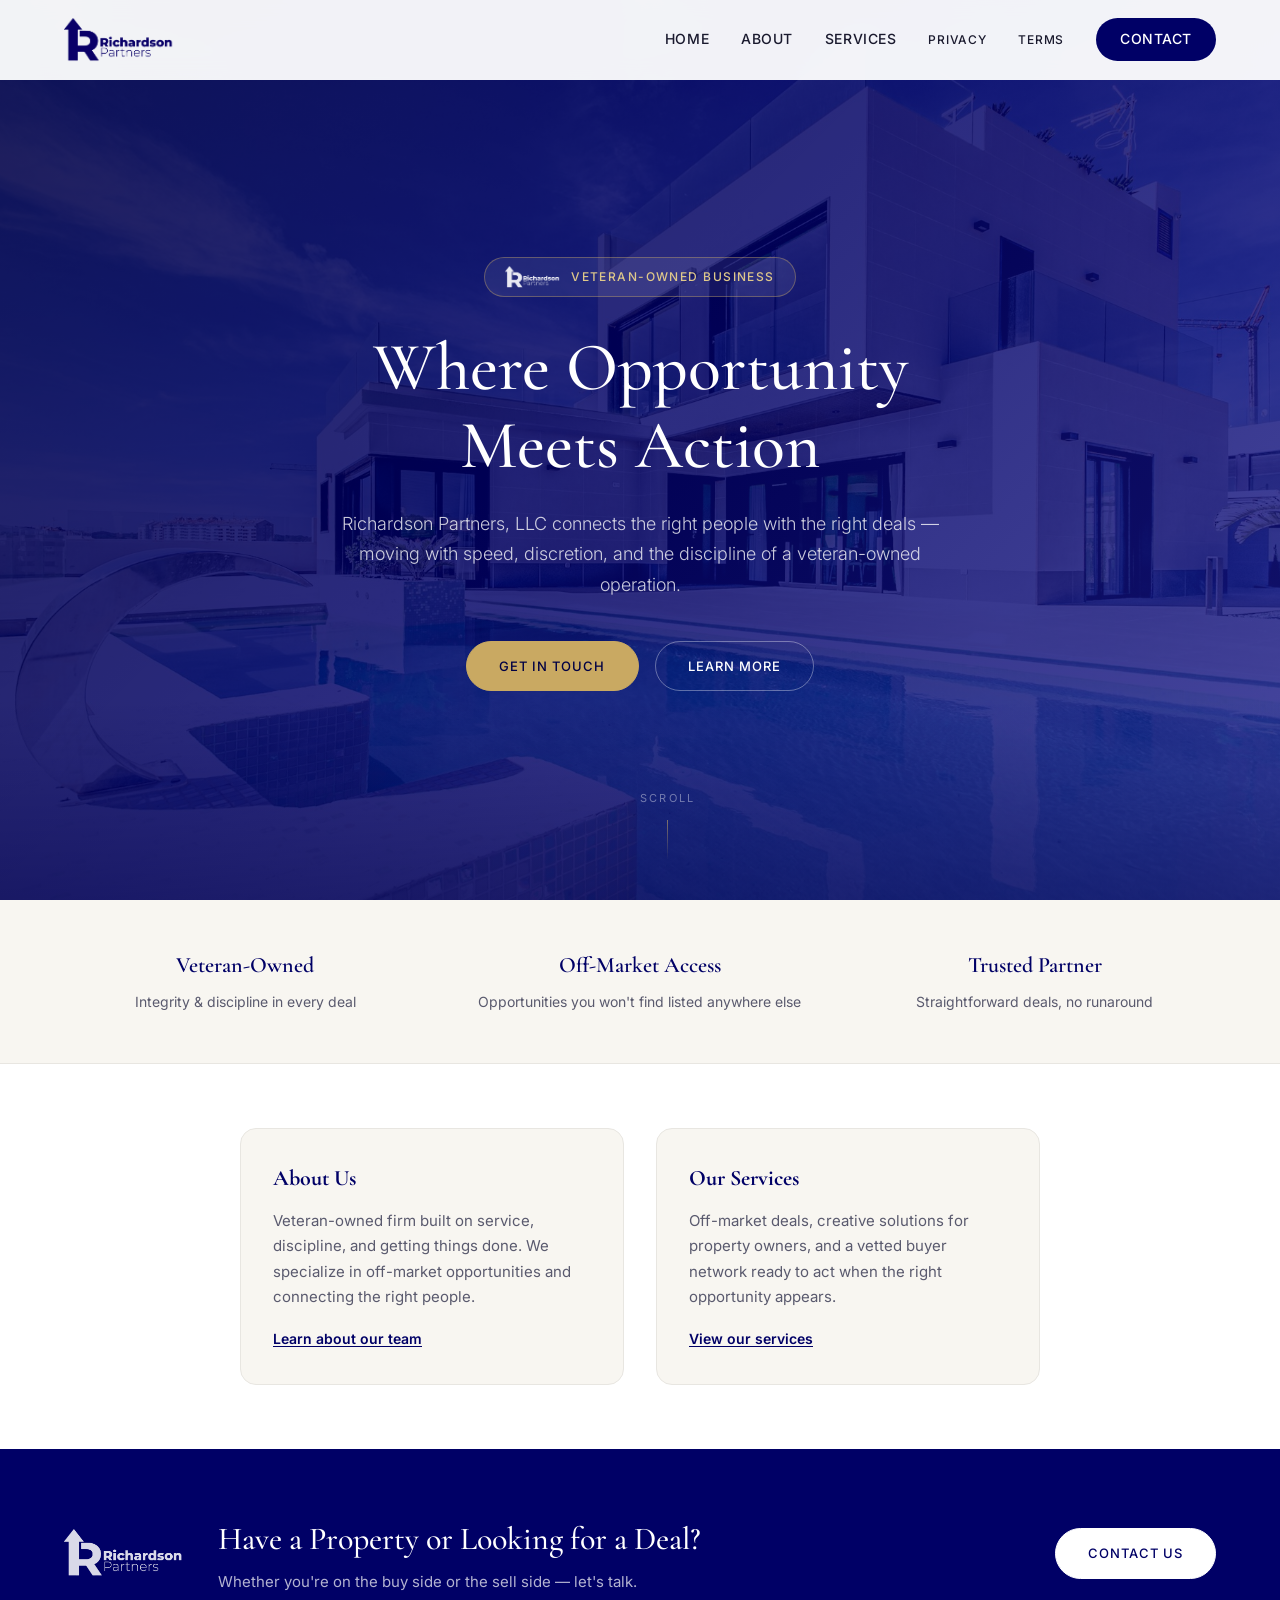
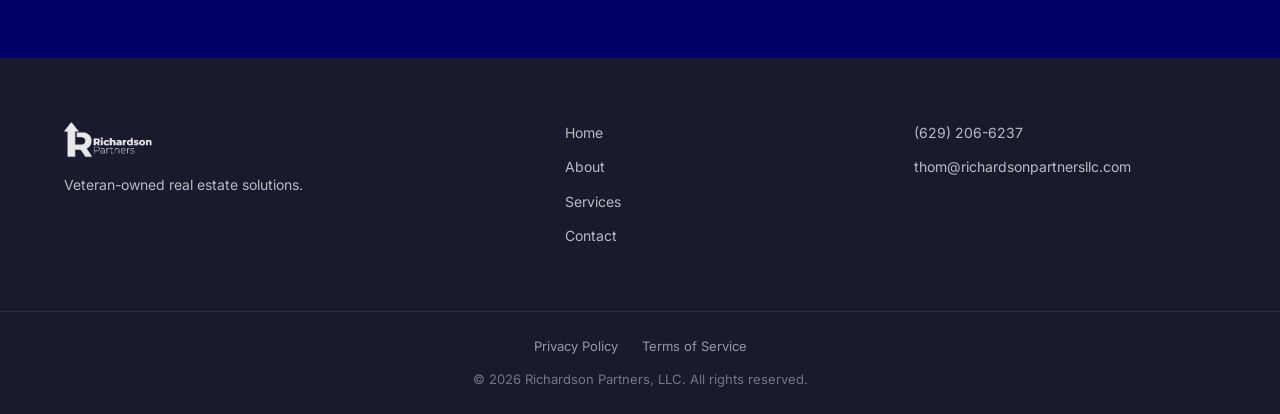
<file: index.html>
<!DOCTYPE html>
<html lang="en">
<head>
  <meta charset="UTF-8">
  <meta name="viewport" content="width=device-width, initial-scale=1.0">
  <meta name="description" content="Richardson Partners, LLC — Veteran-owned real estate solutions. Connecting opportunities, facilitating transactions, and delivering results with integrity.">
  <title>Richardson Partners, LLC</title>
  <link rel="icon" type="image/png" href="assets/logo.png">
  <link rel="preconnect" href="https://fonts.googleapis.com">
  <link rel="preconnect" href="https://fonts.gstatic.com" crossorigin>
  <link href="https://fonts.googleapis.com/css2?family=Cormorant+Garamond:ital,wght@0,400;0,500;0,600;0,700;1,400&family=Inter:wght@300;400;500;600&display=swap" rel="stylesheet">
  <link rel="stylesheet" href="styles.css">
</head>
<body>
  <header class="site-header" id="header">
    <div class="container header-inner">
      <a href="/" class="logo-link">
        <img src="assets/logo.png" alt="Richardson Partners, LLC" class="logo">
      </a>
      <button class="nav-toggle" aria-label="Toggle navigation" aria-expanded="false">
        <span></span>
        <span></span>
        <span></span>
      </button>
      <nav class="site-nav">
        <a href="/">Home</a>
        <a href="/about">About</a>
        <a href="/services">Services</a>
        <a href="/privacy-policy" class="nav-legal-link">Privacy</a>
        <a href="/terms-of-service" class="nav-legal-link">Terms</a>
        <a href="/contact" class="nav-cta">Contact</a>
      </nav>
    </div>
  </header>

  <main>
    <section class="hero" id="home">
      <div class="hero-bg"></div>
      <div class="container hero-content">
        <div class="hero-badge">
          <img src="assets/logo.png" alt="" class="hero-badge-icon" aria-hidden="true">
          <span>Veteran-Owned Business</span>
        </div>
        <h1>Where Opportunity<br>Meets Action</h1>
        <p class="hero-subtitle">
          Richardson Partners, LLC connects the right people with the right deals —
          moving with speed, discretion, and the discipline of a veteran-owned operation.
        </p>
        <div class="hero-actions">
          <a href="/contact" class="btn btn-primary">Get in Touch</a>
          <a href="/about" class="btn btn-outline">Learn More</a>
        </div>
      </div>
      <div class="hero-scroll">
        <span>Scroll</span>
        <div class="scroll-line"></div>
      </div>
    </section>

    <section class="stats-bar">
      <div class="container stats-grid">
        <div class="stat">
          <span class="stat-label">Veteran-Owned</span>
          <span class="stat-desc">Integrity &amp; discipline in every deal</span>
        </div>
        <div class="stat">
          <span class="stat-label">Off-Market Access</span>
          <span class="stat-desc">Opportunities you won't find listed anywhere else</span>
        </div>
        <div class="stat">
          <span class="stat-label">Trusted Partner</span>
          <span class="stat-desc">Straightforward deals, no runaround</span>
        </div>
      </div>
    </section>

    <section class="home-preview">
      <div class="container">
        <div class="home-preview-grid">
          <div class="home-preview-card">
            <h3>About Us</h3>
            <p>
              Veteran-owned firm built on service, discipline, and getting things done.
              We specialize in off-market opportunities and connecting the right people.
            </p>
            <a href="/about">Learn about our team</a>
          </div>
          <div class="home-preview-card">
            <h3>Our Services</h3>
            <p>
              Off-market deals, creative solutions for property owners, and a vetted buyer
              network ready to act when the right opportunity appears.
            </p>
            <a href="/services">View our services</a>
          </div>
        </div>
      </div>
    </section>

    <section class="cta-banner">
      <div class="container cta-inner">
        <img src="assets/logo.png" alt="" class="cta-icon" aria-hidden="true">
        <div>
          <h2>Have a Property or Looking for a Deal?</h2>
          <p>Whether you're on the buy side or the sell side — let's talk.</p>
        </div>
        <a href="/contact" class="btn btn-light">Contact Us</a>
      </div>
    </section>
  </main>

  <footer class="site-footer">
    <div class="container footer-inner">
      <div class="footer-brand">
        <img src="assets/logo.png" alt="Richardson Partners, LLC" class="footer-logo">
        <p>Veteran-owned real estate solutions.</p>
      </div>
      <div class="footer-links">
        <a href="/">Home</a>
        <a href="/about">About</a>
        <a href="/services">Services</a>
        <a href="/contact">Contact</a>
      </div>
      <div class="footer-contact">
        <a href="tel:+16292066237">(629) 206-6237</a>
        <a href="mailto:thom@richardsonpartnersllc.com">thom@richardsonpartnersllc.com</a>
      </div>
    </div>
    <div class="footer-bottom">
      <div class="container">
        <nav class="footer-legal" aria-label="Legal">
          <a href="/privacy-policy">Privacy Policy</a>
          <a href="/terms-of-service">Terms of Service</a>
        </nav>
        <p>&copy; 2026 Richardson Partners, LLC. All rights reserved.</p>
      </div>
    </div>
  </footer>

  <script src="script.js"></script>
</body>
</html>
</file>
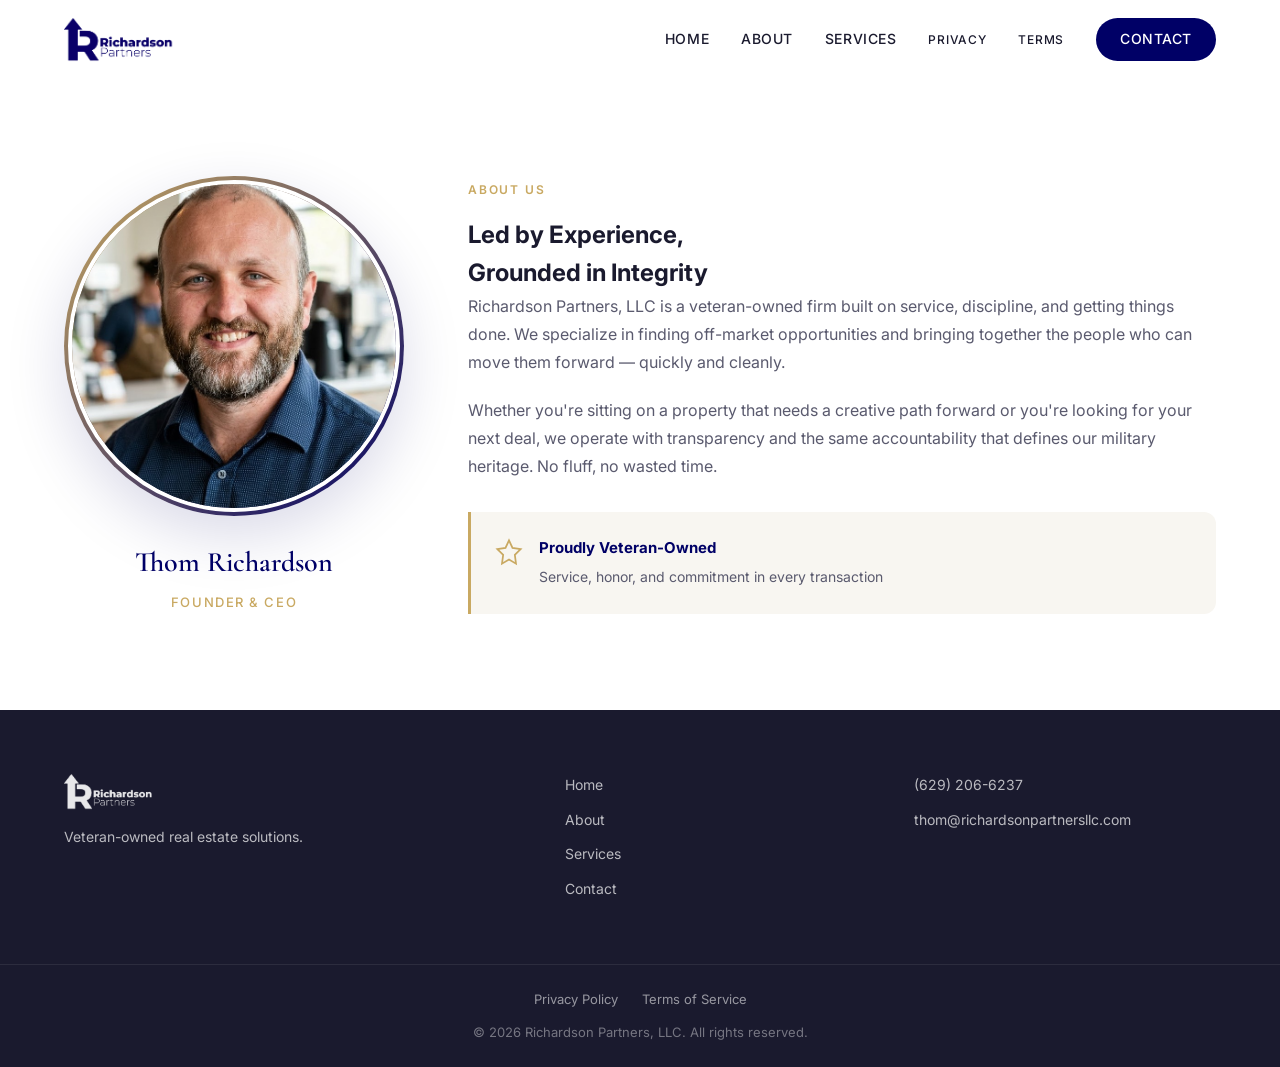
<file: about/index.html>
<!DOCTYPE html>
<html lang="en">
<head>
  <meta charset="UTF-8">
  <meta name="viewport" content="width=device-width, initial-scale=1.0">
  <meta name="description" content="About Richardson Partners, LLC — Veteran-owned real estate solutions.">
  <title>About Us | Richardson Partners, LLC</title>
  <link rel="icon" type="image/png" href="../assets/logo.png">
  <link rel="preconnect" href="https://fonts.googleapis.com">
  <link rel="preconnect" href="https://fonts.gstatic.com" crossorigin>
  <link href="https://fonts.googleapis.com/css2?family=Cormorant+Garamond:ital,wght@0,400;0,500;0,600;0,700;1,400&family=Inter:wght@300;400;500;600&display=swap" rel="stylesheet">
  <link rel="stylesheet" href="../styles.css">
</head>
<body>
  <header class="site-header scrolled" id="header">
    <div class="container header-inner">
      <a href="/" class="logo-link">
        <img src="../assets/logo.png" alt="Richardson Partners, LLC" class="logo">
      </a>
      <button class="nav-toggle" aria-label="Toggle navigation" aria-expanded="false">
        <span></span>
        <span></span>
        <span></span>
      </button>
      <nav class="site-nav">
        <a href="/">Home</a>
        <a href="/about">About</a>
        <a href="/services">Services</a>
        <a href="/privacy-policy" class="nav-legal-link">Privacy</a>
        <a href="/terms-of-service" class="nav-legal-link">Terms</a>
        <a href="/contact" class="nav-cta">Contact</a>
      </nav>
    </div>
  </header>

  <main class="page-main">
    <section class="about section">
      <div class="container about-grid">
        <div class="about-profile">
          <div class="about-avatar">
            <img src="../assets/thom.jpg" alt="Thom Richardson">
          </div>
          <div class="about-identity">
            <h3>Thom Richardson</h3>
            <span class="about-title">Founder &amp; CEO</span>
          </div>
        </div>
        <div class="about-content">
          <span class="section-label">About Us</span>
          <h1>Led by Experience,<br>Grounded in Integrity</h1>
          <p>
            Richardson Partners, LLC is a veteran-owned firm built on service, discipline,
            and getting things done. We specialize in finding off-market opportunities and
            bringing together the people who can move them forward — quickly and cleanly.
          </p>
          <p>
            Whether you're sitting on a property that needs a creative path forward or
            you're looking for your next deal, we operate with transparency and the same
            accountability that defines our military heritage. No fluff, no wasted time.
          </p>
          <div class="veteran-badge">
            <svg viewBox="0 0 24 24" fill="none" stroke="currentColor" stroke-width="1.5" aria-hidden="true">
              <path d="M12 2L15 8.5L22 9.5L17 14.5L18 22L12 18.5L6 22L7 14.5L2 9.5L9 8.5L12 2Z"/>
            </svg>
            <div>
              <strong>Proudly Veteran-Owned</strong>
              <span>Service, honor, and commitment in every transaction</span>
            </div>
          </div>
        </div>
      </div>
    </section>
  </main>

  <footer class="site-footer">
    <div class="container footer-inner">
      <div class="footer-brand">
        <img src="../assets/logo.png" alt="Richardson Partners, LLC" class="footer-logo">
        <p>Veteran-owned real estate solutions.</p>
      </div>
      <div class="footer-links">
        <a href="/">Home</a>
        <a href="/about">About</a>
        <a href="/services">Services</a>
        <a href="/contact">Contact</a>
      </div>
      <div class="footer-contact">
        <a href="tel:+16292066237">(629) 206-6237</a>
        <a href="mailto:thom@richardsonpartnersllc.com">thom@richardsonpartnersllc.com</a>
      </div>
    </div>
    <div class="footer-bottom">
      <div class="container">
        <nav class="footer-legal" aria-label="Legal">
          <a href="/privacy-policy">Privacy Policy</a>
          <a href="/terms-of-service">Terms of Service</a>
        </nav>
        <p>&copy; 2026 Richardson Partners, LLC. All rights reserved.</p>
      </div>
    </div>
  </footer>

  <script src="../script.js"></script>
</body>
</html>
</file>
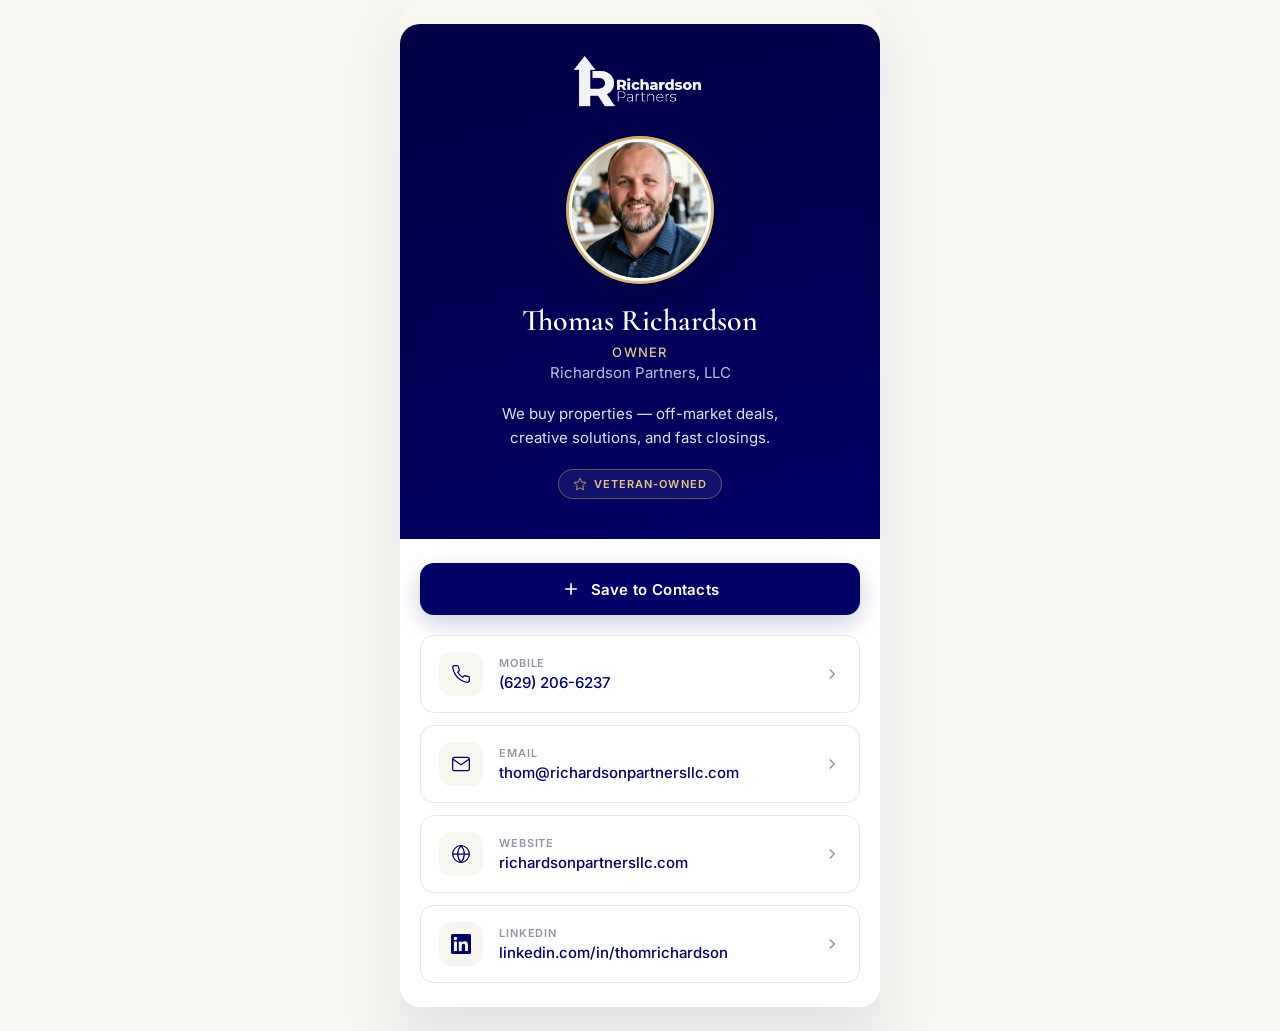
<file: contact-thom/index.html>
<!DOCTYPE html>
<html lang="en">
<head>
  <meta charset="UTF-8">
  <meta name="viewport" content="width=device-width, initial-scale=1.0, viewport-fit=cover">
  <meta name="description" content="Thomas Richardson — Richardson Partners, LLC. We buy properties. Connect by phone, email, or save my contact card.">
  <meta name="theme-color" content="#000066">
  <title>Thomas Richardson | Richardson Partners, LLC</title>
  <link rel="icon" type="image/png" href="../assets/logo.png">
  <link rel="preconnect" href="https://fonts.googleapis.com">
  <link rel="preconnect" href="https://fonts.gstatic.com" crossorigin>
  <link href="https://fonts.googleapis.com/css2?family=Cormorant+Garamond:wght@600&family=Inter:wght@400;500;600&display=swap" rel="stylesheet">
  <link rel="stylesheet" href="card.css">
</head>
<body>
  <main class="card-page">
    <header class="card-hero">
      <img src="../assets/logo.png" alt="Richardson Partners, LLC" class="card-logo">

      <div class="card-avatar">
        <img src="../assets/thom.jpg" alt="Thomas Richardson">
      </div>

      <h1 class="card-name">Thomas Richardson</h1>
      <p class="card-role">Owner</p>
      <p class="card-org">Richardson Partners, LLC</p>

      <p class="card-tagline">
        We buy properties — off-market deals, creative solutions, and fast closings.
      </p>

      <div class="card-badge">
        <svg viewBox="0 0 24 24" fill="none" stroke="currentColor" stroke-width="1.5" aria-hidden="true">
          <path d="M12 2L15 8.5L22 9.5L17 14.5L18 22L12 18.5L6 22L7 14.5L2 9.5L9 8.5L12 2Z"/>
        </svg>
        Veteran-Owned
      </div>
    </header>

    <div class="card-body">
      <a href="../assets/ThomasRichardson.vcf" class="save-contact" download="ThomasRichardson.vcf">
        <svg viewBox="0 0 24 24" fill="none" stroke="currentColor" stroke-width="2" aria-hidden="true">
          <path d="M12 5v14M5 12h14"/>
        </svg>
        Save to Contacts
      </a>

      <ul class="contact-actions">
        <li>
          <a href="tel:+16292066237" class="contact-action">
            <span class="contact-action-icon">
              <svg viewBox="0 0 24 24" fill="none" stroke="currentColor" stroke-width="1.5" aria-hidden="true">
                <path d="M22 16.92v3a2 2 0 01-2.18 2 19.79 19.79 0 01-8.63-3.07 19.5 19.5 0 01-6-6 19.79 19.79 0 01-3.07-8.67A2 2 0 014.11 2h3a2 2 0 012 1.72c.127.96.361 1.903.7 2.81a2 2 0 01-.45 2.11L8.09 9.91a16 16 0 006 6l1.27-1.27a2 2 0 012.11-.45c.907.339 1.85.573 2.81.7A2 2 0 0122 16.92z"/>
              </svg>
            </span>
            <span class="contact-action-text">
              <span class="contact-action-label">Mobile</span>
              <span class="contact-action-value">(629) 206-6237</span>
            </span>
            <svg class="contact-action-chevron" viewBox="0 0 24 24" fill="none" stroke="currentColor" stroke-width="2" aria-hidden="true">
              <path d="M9 18l6-6-6-6"/>
            </svg>
          </a>
        </li>
        <li>
          <a href="mailto:thom@richardsonpartnersllc.com" class="contact-action">
            <span class="contact-action-icon">
              <svg viewBox="0 0 24 24" fill="none" stroke="currentColor" stroke-width="1.5" aria-hidden="true">
                <path d="M4 4h16c1.1 0 2 .9 2 2v12c0 1.1-.9 2-2 2H4c-1.1 0-2-.9-2-2V6c0-1.1.9-2 2-2z"/>
                <path d="M22 6l-10 7L2 6"/>
              </svg>
            </span>
            <span class="contact-action-text">
              <span class="contact-action-label">Email</span>
              <span class="contact-action-value">thom@richardsonpartnersllc.com</span>
            </span>
            <svg class="contact-action-chevron" viewBox="0 0 24 24" fill="none" stroke="currentColor" stroke-width="2" aria-hidden="true">
              <path d="M9 18l6-6-6-6"/>
            </svg>
          </a>
        </li>
        <li>
          <a href="https://richardsonpartnersllc.com" class="contact-action">
            <span class="contact-action-icon">
              <svg viewBox="0 0 24 24" fill="none" stroke="currentColor" stroke-width="1.5" aria-hidden="true">
                <circle cx="12" cy="12" r="10"/>
                <path d="M2 12h20M12 2a15.3 15.3 0 014 10 15.3 15.3 0 01-4 10 15.3 15.3 0 01-4-10 15.3 15.3 0 014-10z"/>
              </svg>
            </span>
            <span class="contact-action-text">
              <span class="contact-action-label">Website</span>
              <span class="contact-action-value">richardsonpartnersllc.com</span>
            </span>
            <svg class="contact-action-chevron" viewBox="0 0 24 24" fill="none" stroke="currentColor" stroke-width="2" aria-hidden="true">
              <path d="M9 18l6-6-6-6"/>
            </svg>
          </a>
        </li>
        <li>
          <a href="https://www.linkedin.com/in/thomrichardson" class="contact-action" target="_blank" rel="noopener noreferrer">
            <span class="contact-action-icon">
              <svg viewBox="0 0 24 24" fill="currentColor" aria-hidden="true">
                <path d="M20.447 20.452h-3.554v-5.569c0-1.328-.027-3.037-1.852-3.037-1.853 0-2.136 1.445-2.136 2.939v5.667H9.351V9h3.414v1.561h.046c.477-.9 1.637-1.85 3.37-1.85 3.601 0 4.267 2.37 4.267 5.455v6.286zM5.337 7.433a2.062 2.062 0 01-2.063-2.065 2.064 2.064 0 114.126 0 2.063 2.063 0 01-2.063 2.065zm1.782 13.019H3.555V9h3.564v11.452zM22.225 0H1.771C.792 0 0 .774 0 1.729v20.542C0 23.227.792 24 1.771 24h20.451C23.2 24 24 23.227 24 22.271V1.729C24 .774 23.2 0 22.222 0h.003z"/>
              </svg>
            </span>
            <span class="contact-action-text">
              <span class="contact-action-label">LinkedIn</span>
              <span class="contact-action-value">linkedin.com/in/thomrichardson</span>
            </span>
            <svg class="contact-action-chevron" viewBox="0 0 24 24" fill="none" stroke="currentColor" stroke-width="2" aria-hidden="true">
              <path d="M9 18l6-6-6-6"/>
            </svg>
          </a>
        </li>
      </ul>
    </div>
  </main>
</body>
</html>
</file>
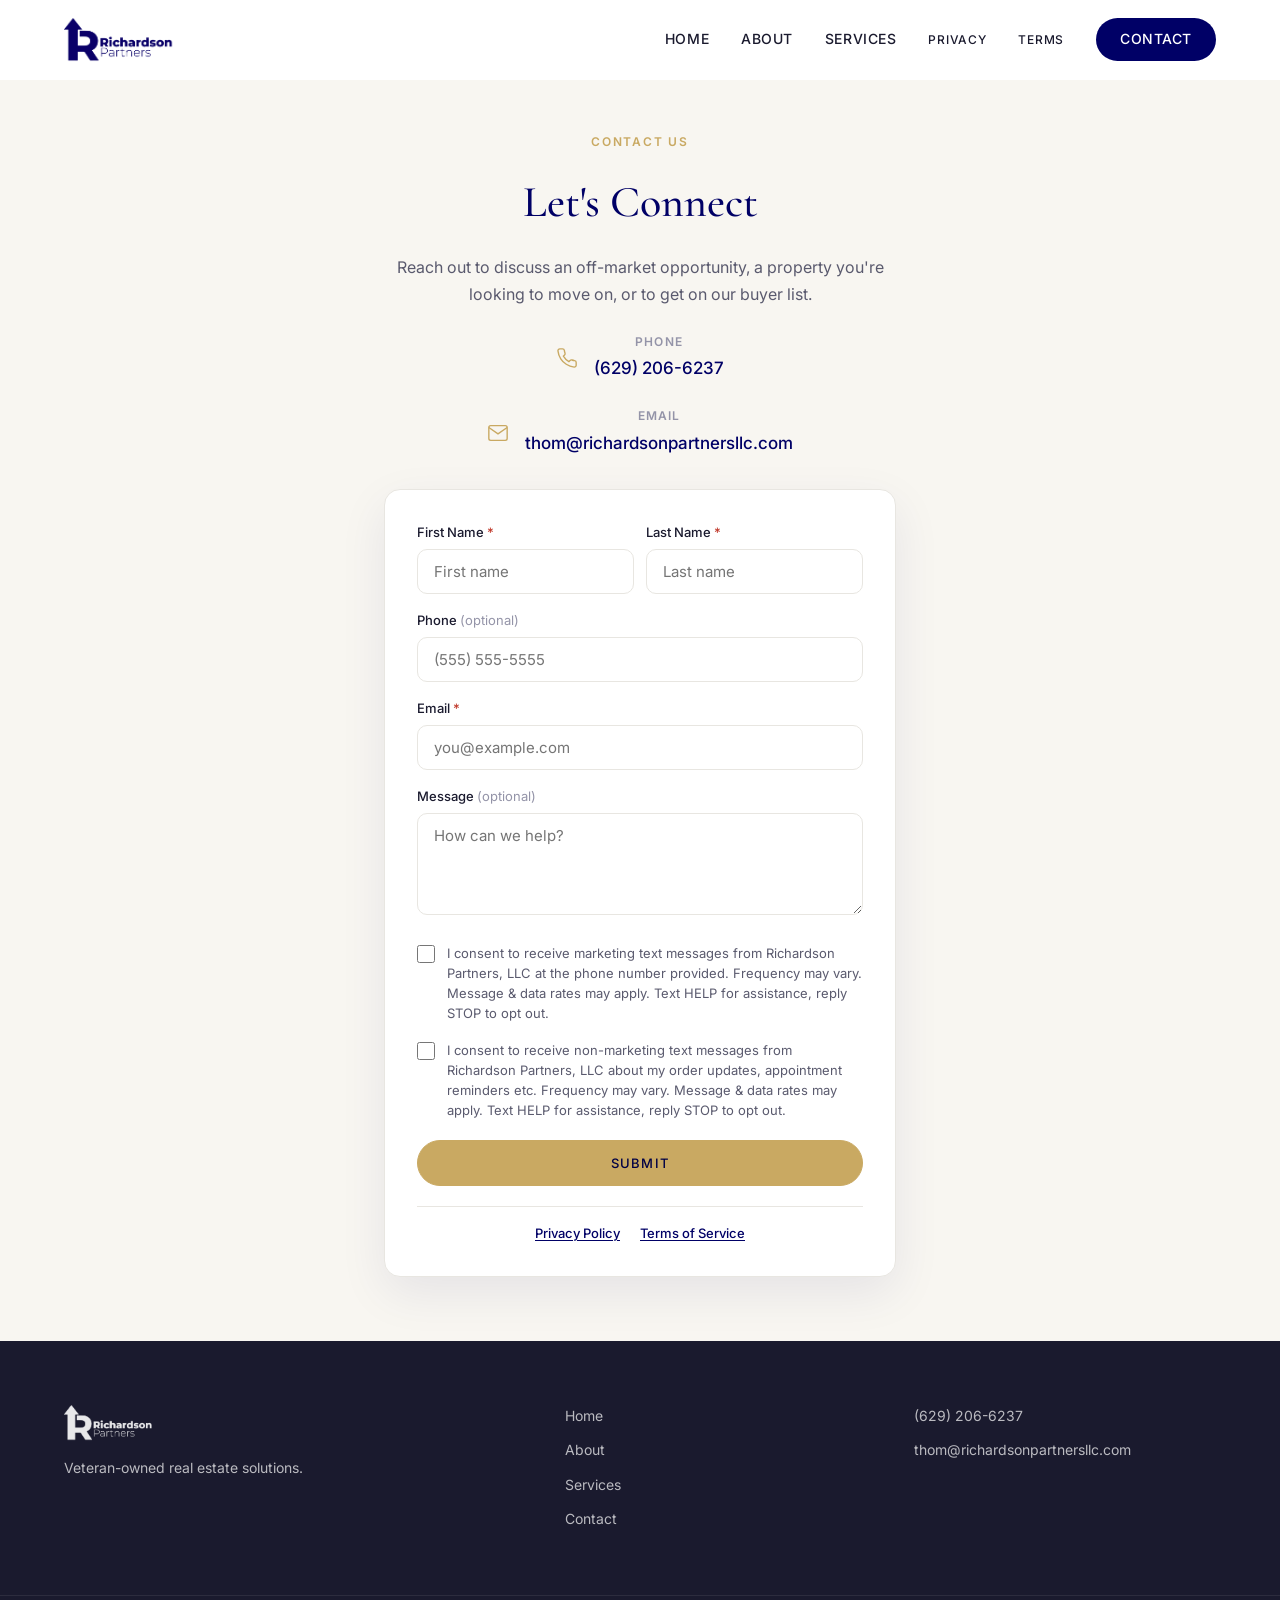
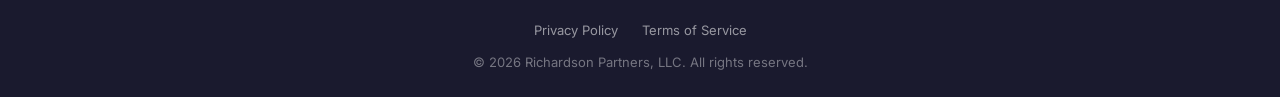
<file: contact/index.html>
<!DOCTYPE html>
<html lang="en">
<head>
  <meta charset="UTF-8">
  <meta name="viewport" content="width=device-width, initial-scale=1.0">
  <meta name="description" content="Contact Richardson Partners, LLC — Get in touch about property opportunities.">
  <title>Contact Us | Richardson Partners, LLC</title>
  <link rel="icon" type="image/png" href="../assets/logo.png">
  <link rel="preconnect" href="https://fonts.googleapis.com">
  <link rel="preconnect" href="https://fonts.gstatic.com" crossorigin>
  <link href="https://fonts.googleapis.com/css2?family=Cormorant+Garamond:ital,wght@0,400;0,500;0,600;0,700;1,400&family=Inter:wght@300;400;500;600&display=swap" rel="stylesheet">
  <link rel="stylesheet" href="../styles.css">
  <link rel="stylesheet" href="../form.css">
  <link rel="stylesheet" href="contact.css">
</head>
<body>
  <header class="site-header scrolled" id="header">
    <div class="container header-inner">
      <a href="/" class="logo-link">
        <img src="../assets/logo.png" alt="Richardson Partners, LLC" class="logo">
      </a>
      <button class="nav-toggle" aria-label="Toggle navigation" aria-expanded="false">
        <span></span>
        <span></span>
        <span></span>
      </button>
      <nav class="site-nav">
        <a href="/">Home</a>
        <a href="/about">About</a>
        <a href="/services">Services</a>
        <a href="/privacy-policy" class="nav-legal-link">Privacy</a>
        <a href="/terms-of-service" class="nav-legal-link">Terms</a>
        <a href="/contact" class="nav-cta">Contact</a>
      </nav>
    </div>
  </header>

  <main class="contact-page">
    <div class="container contact-page-inner">
      <div class="contact-page-intro">
        <span class="section-label">Contact Us</span>
        <h1>Let's Connect</h1>
        <p>
          Reach out to discuss an off-market opportunity, a property you're looking
          to move on, or to get on our buyer list.
        </p>
        <ul class="contact-details contact-details-inline">
          <li>
            <svg viewBox="0 0 24 24" fill="none" stroke="currentColor" stroke-width="1.5" aria-hidden="true">
              <path d="M22 16.92v3a2 2 0 01-2.18 2 19.79 19.79 0 01-8.63-3.07 19.5 19.5 0 01-6-6 19.79 19.79 0 01-3.07-8.67A2 2 0 014.11 2h3a2 2 0 012 1.72c.127.96.361 1.903.7 2.81a2 2 0 01-.45 2.11L8.09 9.91a16 16 0 006 6l1.27-1.27a2 2 0 012.11-.45c.907.339 1.85.573 2.81.7A2 2 0 0122 16.92z"/>
            </svg>
            <div>
              <span class="contact-label">Phone</span>
              <a href="tel:+16292066237">(629) 206-6237</a>
            </div>
          </li>
          <li>
            <svg viewBox="0 0 24 24" fill="none" stroke="currentColor" stroke-width="1.5" aria-hidden="true">
              <path d="M4 4h16c1.1 0 2 .9 2 2v12c0 1.1-.9 2-2 2H4c-1.1 0-2-.9-2-2V6c0-1.1.9-2 2-2z"/>
              <path d="M22 6l-10 7L2 6"/>
            </svg>
            <div>
              <span class="contact-label">Email</span>
              <a href="mailto:thom@richardsonpartnersllc.com">thom@richardsonpartnersllc.com</a>
            </div>
          </li>
        </ul>
      </div>

      <div class="form-success" id="form-success" hidden>
        <div class="form-success-icon" aria-hidden="true">
          <svg viewBox="0 0 24 24" fill="none" stroke="currentColor" stroke-width="2">
            <path d="M20 6L9 17l-5-5"/>
          </svg>
        </div>
        <h2>Thank You</h2>
        <p>Your message has been submitted successfully. We'll be in touch soon.</p>
      </div>

      <form class="contact-form" id="contact-form">
        <div class="form-row">
          <div class="form-group">
            <label for="first-name">First Name <span class="required">*</span></label>
            <input type="text" id="first-name" name="first-name" required placeholder="First name">
          </div>
          <div class="form-group">
            <label for="last-name">Last Name <span class="required">*</span></label>
            <input type="text" id="last-name" name="last-name" required placeholder="Last name">
          </div>
        </div>
        <div class="form-group">
          <label for="phone">Phone <span class="optional">(optional)</span></label>
          <input type="tel" id="phone" name="phone" placeholder="(555) 555-5555">
        </div>
        <div class="form-group">
          <label for="email">Email <span class="required">*</span></label>
          <input type="email" id="email" name="email" required placeholder="you@example.com">
        </div>
        <div class="form-group">
          <label for="message">Message <span class="optional">(optional)</span></label>
          <textarea id="message" name="message" rows="4" placeholder="How can we help?"></textarea>
        </div>
        <fieldset class="consent-group">
          <legend class="sr-only">SMS consent options</legend>
          <label class="consent-option">
            <input type="checkbox" id="consent-marketing" name="consent-marketing">
            <span>
              I consent to receive marketing text messages from Richardson Partners, LLC at the phone
              number provided. Frequency may vary. Message &amp; data rates may apply. Text HELP for
              assistance, reply STOP to opt out.
            </span>
          </label>
          <label class="consent-option">
            <input type="checkbox" id="consent-non-marketing" name="consent-non-marketing">
            <span>
              I consent to receive non-marketing text messages from Richardson Partners, LLC about my
              order updates, appointment reminders etc. Frequency may vary. Message &amp; data rates may
              apply. Text HELP for assistance, reply STOP to opt out.
            </span>
          </label>
        </fieldset>
        <button type="submit" class="btn btn-primary form-submit">Submit</button>
        <nav class="form-legal" aria-label="Legal">
          <a href="/privacy-policy">Privacy Policy</a>
          <a href="/terms-of-service">Terms of Service</a>
        </nav>
      </form>
    </div>
  </main>

  <footer class="site-footer">
    <div class="container footer-inner">
      <div class="footer-brand">
        <img src="../assets/logo.png" alt="Richardson Partners, LLC" class="footer-logo">
        <p>Veteran-owned real estate solutions.</p>
      </div>
      <div class="footer-links">
        <a href="/">Home</a>
        <a href="/about">About</a>
        <a href="/services">Services</a>
        <a href="/contact">Contact</a>
      </div>
      <div class="footer-contact">
        <a href="tel:+16292066237">(629) 206-6237</a>
        <a href="mailto:thom@richardsonpartnersllc.com">thom@richardsonpartnersllc.com</a>
      </div>
    </div>
    <div class="footer-bottom">
      <div class="container">
        <nav class="footer-legal" aria-label="Legal">
          <a href="/privacy-policy">Privacy Policy</a>
          <a href="/terms-of-service">Terms of Service</a>
        </nav>
        <p>&copy; 2026 Richardson Partners, LLC. All rights reserved.</p>
      </div>
    </div>
  </footer>

  <script src="../script.js"></script>
  <script src="../form.js"></script>
</body>
</html>
</file>
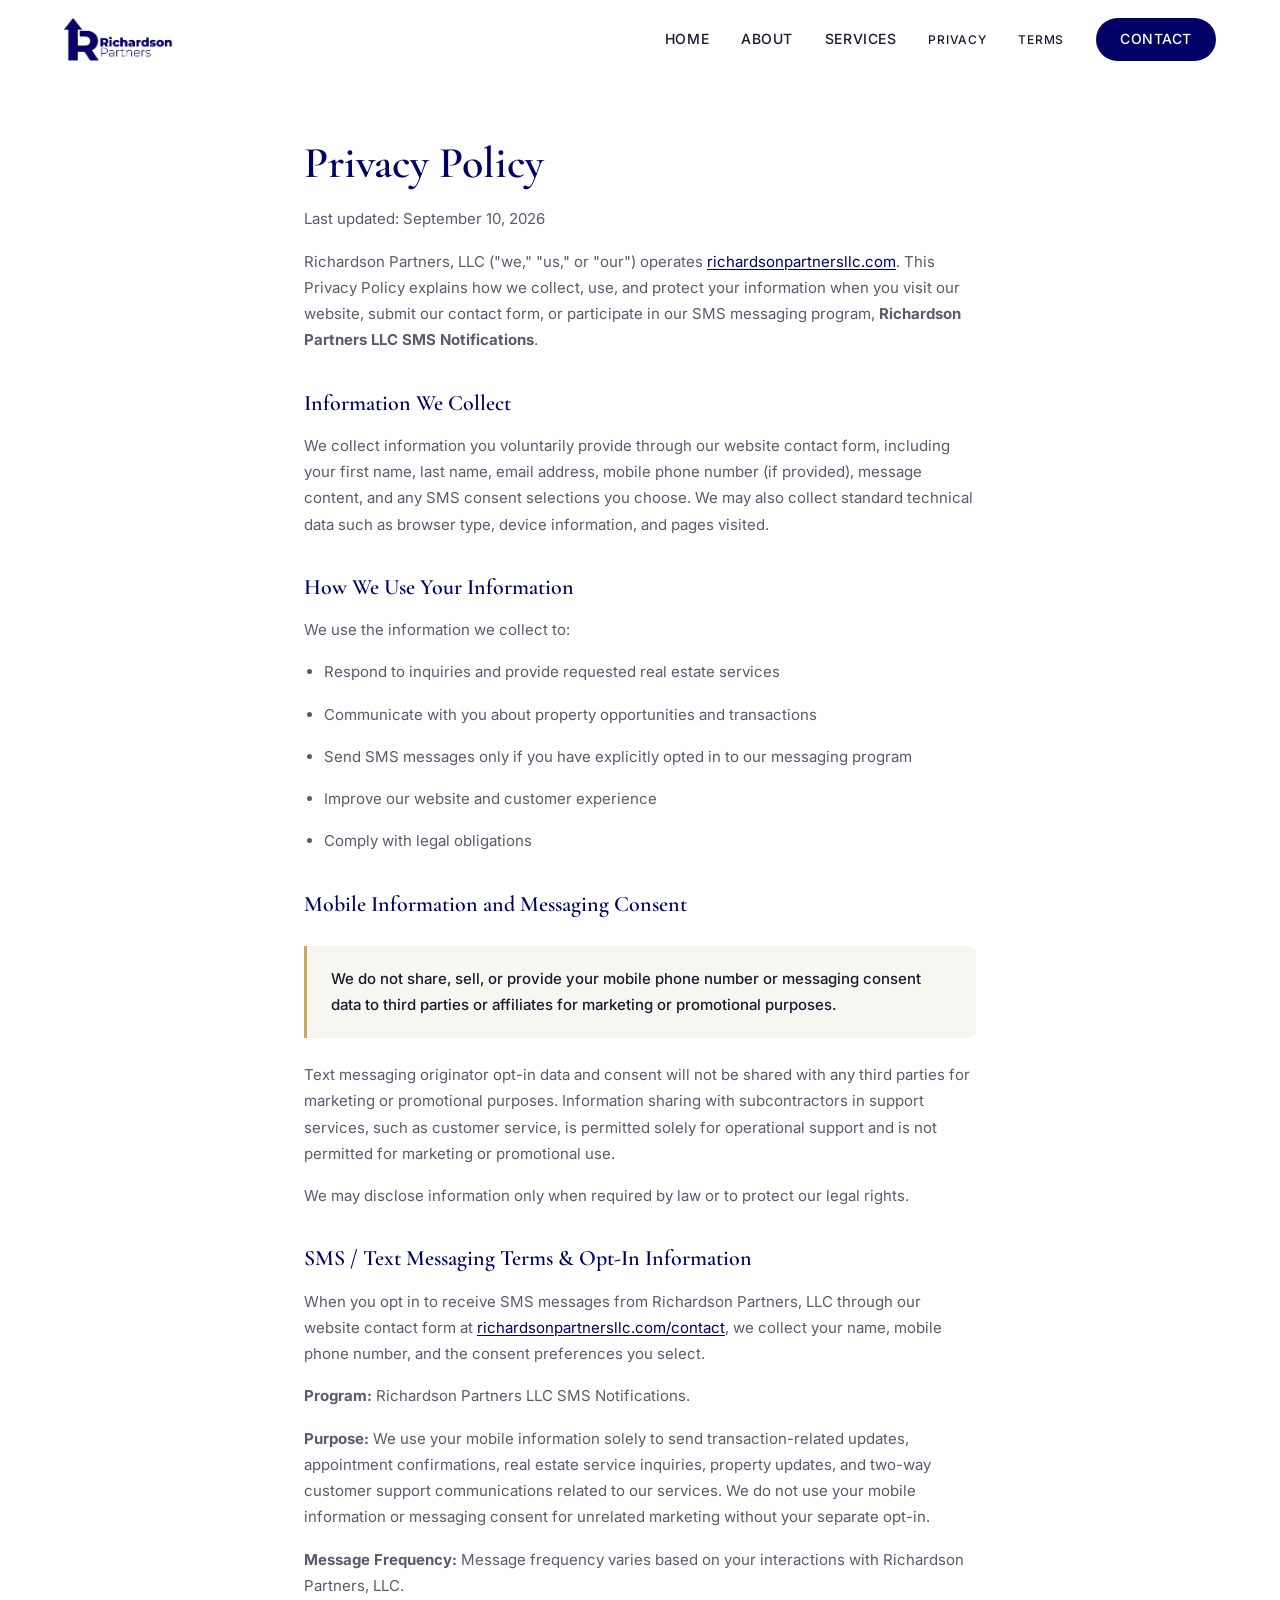
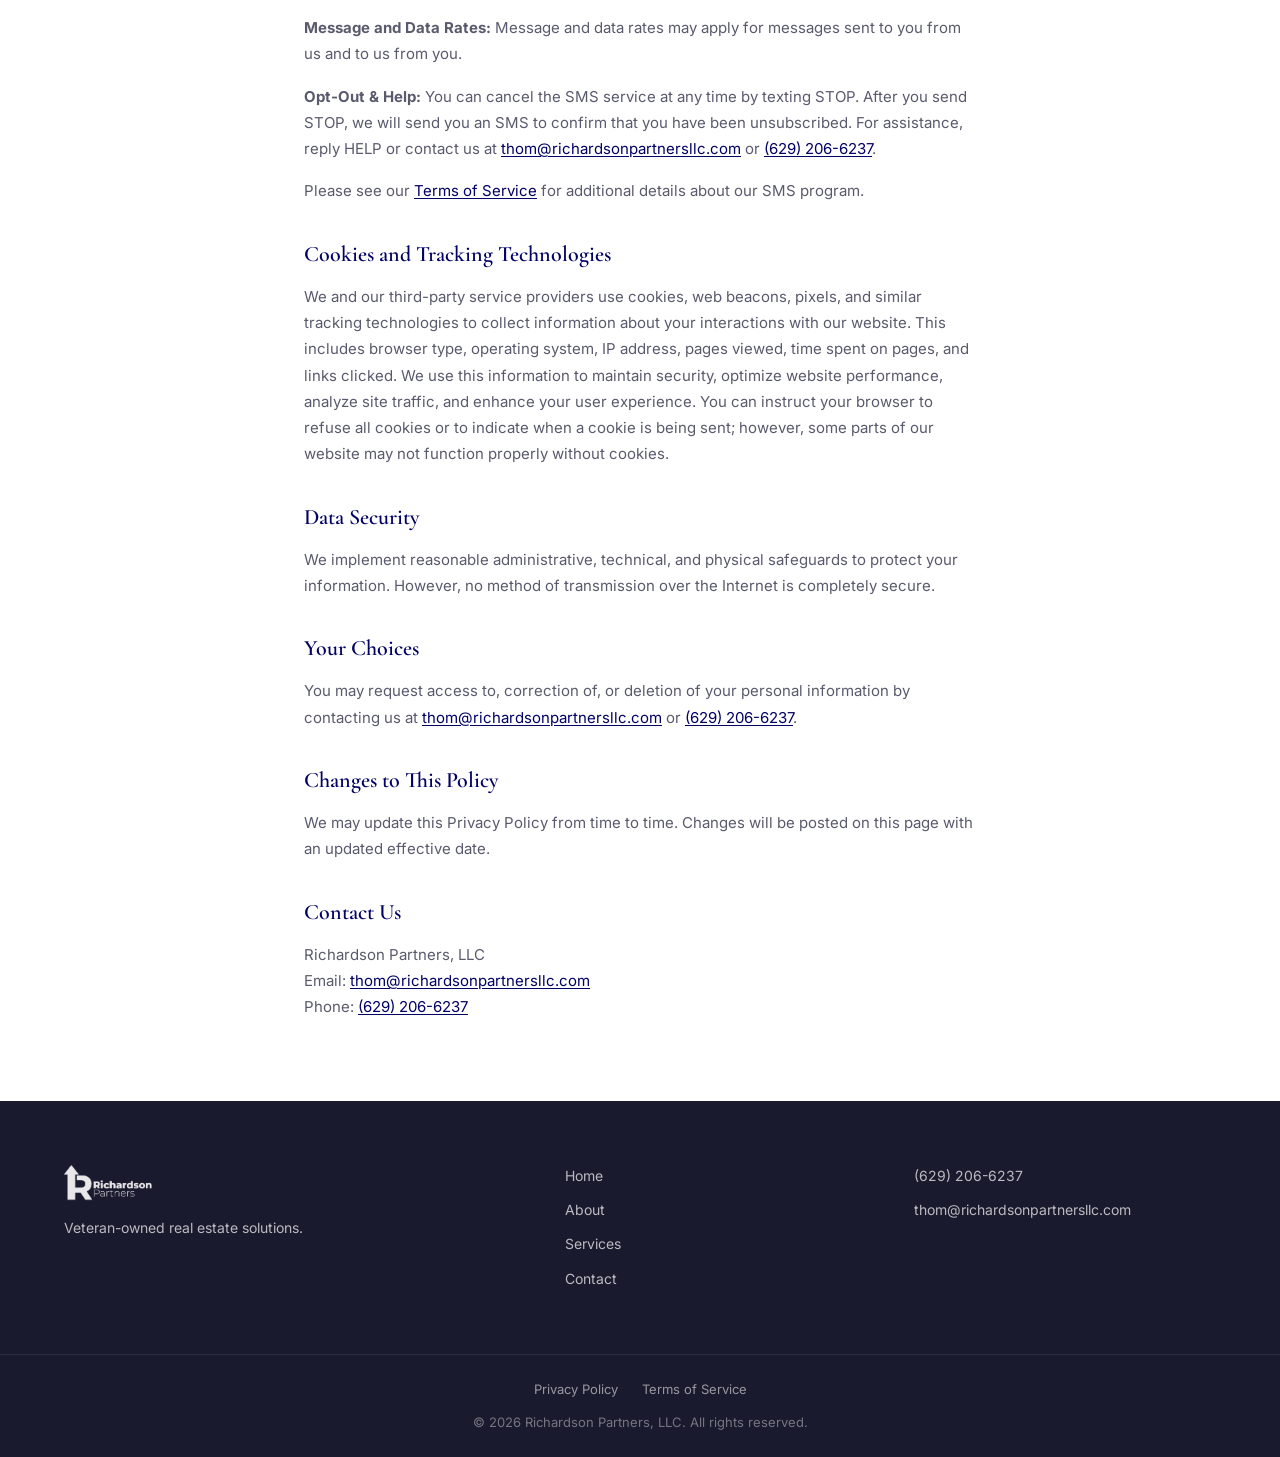
<file: privacy-policy/index.html>
<!DOCTYPE html>
<html lang="en">
<head>
  <meta charset="UTF-8">
  <meta name="viewport" content="width=device-width, initial-scale=1.0">
  <meta name="description" content="Privacy Policy for Richardson Partners, LLC">
  <title>Privacy Policy | Richardson Partners, LLC</title>
  <link rel="icon" type="image/png" href="../assets/logo.png">
  <link rel="preconnect" href="https://fonts.googleapis.com">
  <link rel="preconnect" href="https://fonts.gstatic.com" crossorigin>
  <link href="https://fonts.googleapis.com/css2?family=Cormorant+Garamond:wght@600&family=Inter:wght@400;500;600&display=swap" rel="stylesheet">
  <link rel="stylesheet" href="../styles.css">
  <link rel="stylesheet" href="../legal.css">
</head>
<body class="legal-page">
  <header class="site-header legal-header scrolled" id="header">
    <div class="container header-inner">
      <a href="/" class="logo-link">
        <img src="../assets/logo.png" alt="Richardson Partners, LLC" class="logo">
      </a>
      <button class="nav-toggle" aria-label="Toggle navigation" aria-expanded="false">
        <span></span>
        <span></span>
        <span></span>
      </button>
      <nav class="site-nav">
        <a href="/">Home</a>
        <a href="/about">About</a>
        <a href="/services">Services</a>
        <a href="/privacy-policy" class="nav-legal-link">Privacy</a>
        <a href="/terms-of-service" class="nav-legal-link">Terms</a>
        <a href="/contact" class="nav-cta">Contact</a>
      </nav>
    </div>
  </header>

  <main class="legal-main">
    <div class="container legal-content">
      <h1>Privacy Policy</h1>
      <p class="legal-updated">Last updated: September 10, 2026</p>

      <p>
        Richardson Partners, LLC ("we," "us," or "our") operates
        <a href="https://richardsonpartnersllc.com">richardsonpartnersllc.com</a>.
        This Privacy Policy explains how we collect, use, and protect your information
        when you visit our website, submit our contact form, or participate in our SMS
        messaging program, <strong>Richardson Partners LLC SMS Notifications</strong>.
      </p>

      <h2>Information We Collect</h2>
      <p>
        We collect information you voluntarily provide through our website contact form,
        including your first name, last name, email address, mobile phone number (if provided),
        message content, and any SMS consent selections you choose. We may also collect
        standard technical data such as browser type, device information, and pages visited.
      </p>

      <h2>How We Use Your Information</h2>
      <p>We use the information we collect to:</p>
      <ul>
        <li>Respond to inquiries and provide requested real estate services</li>
        <li>Communicate with you about property opportunities and transactions</li>
        <li>Send SMS messages only if you have explicitly opted in to our messaging program</li>
        <li>Improve our website and customer experience</li>
        <li>Comply with legal obligations</li>
      </ul>

      <h2>Mobile Information and Messaging Consent</h2>
      <div class="legal-highlight">
        <p>
          We do not share, sell, or provide your mobile phone number or messaging consent
          data to third parties or affiliates for marketing or promotional purposes.
        </p>
      </div>
      <p>
        Text messaging originator opt-in data and consent will not be shared with any third
        parties for marketing or promotional purposes. Information sharing with subcontractors
        in support services, such as customer service, is permitted solely for operational
        support and is not permitted for marketing or promotional use.
      </p>
      <p>
        We may disclose information only when required by law or to protect our legal rights.
      </p>

      <h2>SMS / Text Messaging Terms &amp; Opt-In Information</h2>
      <p>
        When you opt in to receive SMS messages from Richardson Partners, LLC through our
        website contact form at <a href="/contact">richardsonpartnersllc.com/contact</a>,
        we collect your name, mobile phone number, and the consent preferences you select.
      </p>
      <p>
        <strong>Program:</strong> Richardson Partners LLC SMS Notifications.
      </p>
      <p>
        <strong>Purpose:</strong> We use your mobile information solely to send
        transaction-related updates, appointment confirmations, real estate service inquiries,
        property updates, and two-way customer support communications related to our services.
        We do not use your mobile information or messaging consent for unrelated marketing
        without your separate opt-in.
      </p>
      <p>
        <strong>Message Frequency:</strong> Message frequency varies based on your interactions
        with Richardson Partners, LLC.
      </p>
      <p>
        <strong>Message and Data Rates:</strong> Message and data rates may apply for messages
        sent to you from us and to us from you.
      </p>
      <p>
        <strong>Opt-Out &amp; Help:</strong> You can cancel the SMS service at any time by texting
        STOP. After you send STOP, we will send you an SMS to confirm that you have been
        unsubscribed. For assistance, reply HELP or contact us at
        <a href="mailto:thom@richardsonpartnersllc.com">thom@richardsonpartnersllc.com</a>
        or <a href="tel:+16292066237">(629) 206-6237</a>.
      </p>
      <p>
        Please see our <a href="/terms-of-service">Terms of Service</a> for additional details about
        our SMS program.
      </p>

      <h2>Cookies and Tracking Technologies</h2>
      <p>
        We and our third-party service providers use cookies, web beacons, pixels, and similar
        tracking technologies to collect information about your interactions with our website.
        This includes browser type, operating system, IP address, pages viewed, time spent on pages,
        and links clicked. We use this information to maintain security, optimize website performance,
        analyze site traffic, and enhance your user experience. You can instruct your browser to refuse
        all cookies or to indicate when a cookie is being sent; however, some parts of our website may
        not function properly without cookies.
      </p>

      <h2>Data Security</h2>
      <p>
        We implement reasonable administrative, technical, and physical safeguards to protect
        your information. However, no method of transmission over the Internet is completely secure.
      </p>

      <h2>Your Choices</h2>
      <p>
        You may request access to, correction of, or deletion of your personal information by
        contacting us at
        <a href="mailto:thom@richardsonpartnersllc.com">thom@richardsonpartnersllc.com</a>
        or <a href="tel:+16292066237">(629) 206-6237</a>.
      </p>

      <h2>Changes to This Policy</h2>
      <p>
        We may update this Privacy Policy from time to time. Changes will be posted on this page
        with an updated effective date.
      </p>

      <h2>Contact Us</h2>
      <p>
        Richardson Partners, LLC<br>
        Email: <a href="mailto:thom@richardsonpartnersllc.com">thom@richardsonpartnersllc.com</a><br>
        Phone: <a href="tel:+16292066237">(629) 206-6237</a>
      </p>
    </div>
  </main>

  <footer class="site-footer">
    <div class="container footer-inner">
      <div class="footer-brand">
        <img src="../assets/logo.png" alt="Richardson Partners, LLC" class="footer-logo">
        <p>Veteran-owned real estate solutions.</p>
      </div>
      <div class="footer-links">
        <a href="/">Home</a>
        <a href="/about">About</a>
        <a href="/services">Services</a>
        <a href="/contact">Contact</a>
      </div>
      <div class="footer-contact">
        <a href="tel:+16292066237">(629) 206-6237</a>
        <a href="mailto:thom@richardsonpartnersllc.com">thom@richardsonpartnersllc.com</a>
      </div>
    </div>
    <div class="footer-bottom">
      <div class="container">
        <nav class="footer-legal" aria-label="Legal">
          <a href="/privacy-policy">Privacy Policy</a>
          <a href="/terms-of-service">Terms of Service</a>
        </nav>
        <p>&copy; 2026 Richardson Partners, LLC. All rights reserved.</p>
      </div>
    </div>
  </footer>
  <script src="../script.js"></script>
</body>
</html>
</file>
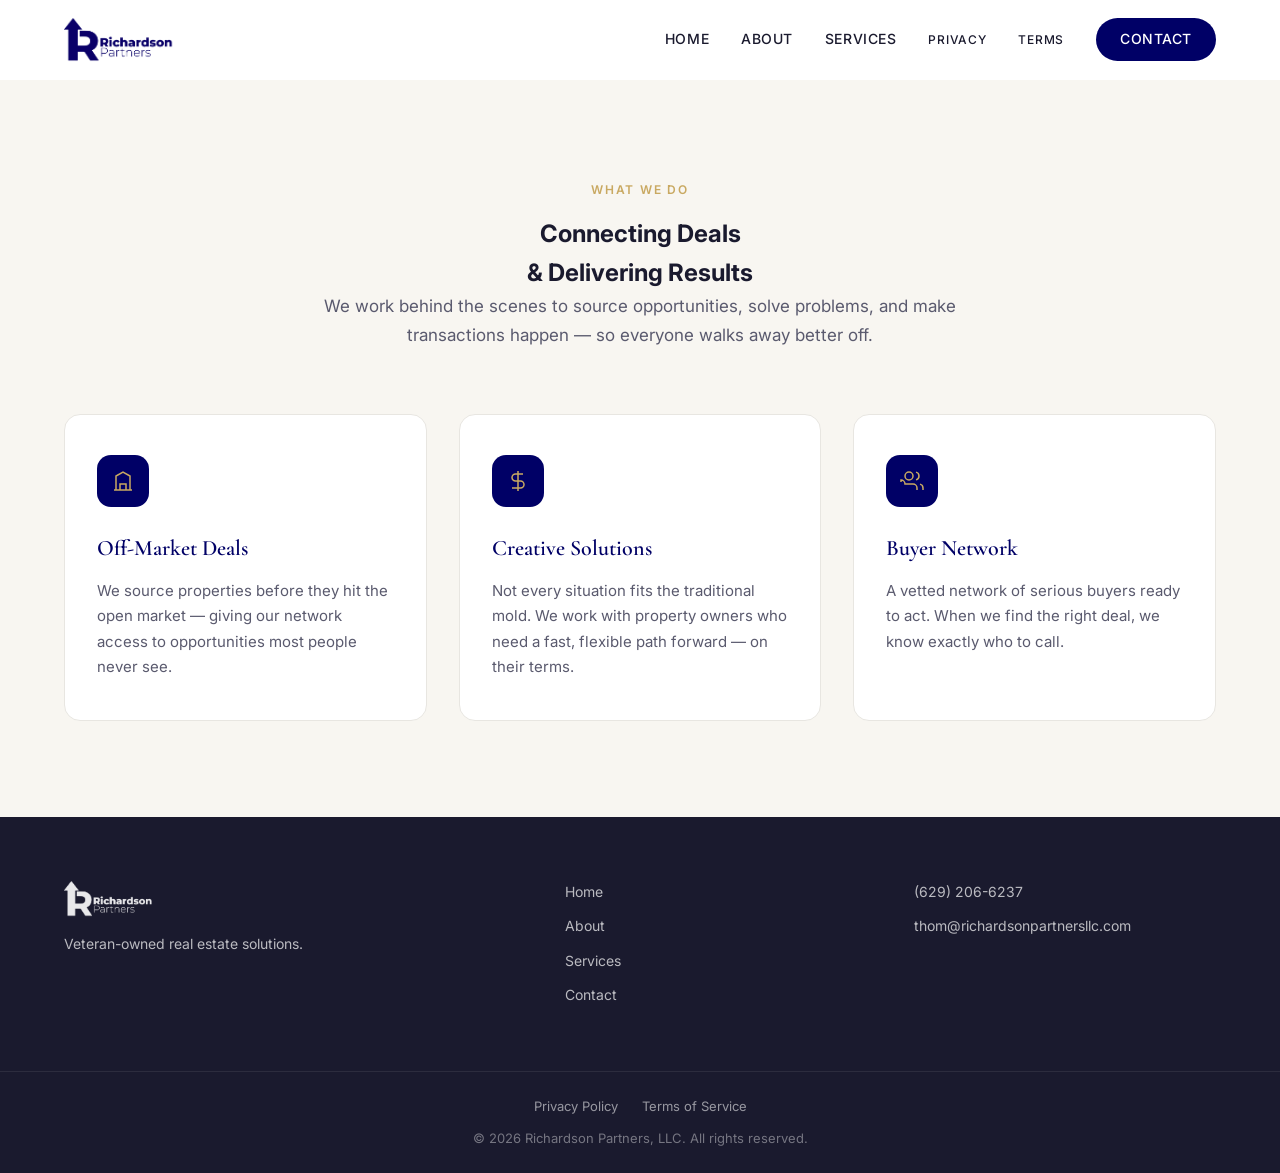
<file: services/index.html>
<!DOCTYPE html>
<html lang="en">
<head>
  <meta charset="UTF-8">
  <meta name="viewport" content="width=device-width, initial-scale=1.0">
  <meta name="description" content="Services — Richardson Partners, LLC real estate solutions.">
  <title>Services | Richardson Partners, LLC</title>
  <link rel="icon" type="image/png" href="../assets/logo.png">
  <link rel="preconnect" href="https://fonts.googleapis.com">
  <link rel="preconnect" href="https://fonts.gstatic.com" crossorigin>
  <link href="https://fonts.googleapis.com/css2?family=Cormorant+Garamond:ital,wght@0,400;0,500;0,600;0,700;1,400&family=Inter:wght@300;400;500;600&display=swap" rel="stylesheet">
  <link rel="stylesheet" href="../styles.css">
</head>
<body>
  <header class="site-header scrolled" id="header">
    <div class="container header-inner">
      <a href="/" class="logo-link">
        <img src="../assets/logo.png" alt="Richardson Partners, LLC" class="logo">
      </a>
      <button class="nav-toggle" aria-label="Toggle navigation" aria-expanded="false">
        <span></span>
        <span></span>
        <span></span>
      </button>
      <nav class="site-nav">
        <a href="/">Home</a>
        <a href="/about">About</a>
        <a href="/services">Services</a>
        <a href="/privacy-policy" class="nav-legal-link">Privacy</a>
        <a href="/terms-of-service" class="nav-legal-link">Terms</a>
        <a href="/contact" class="nav-cta">Contact</a>
      </nav>
    </div>
  </header>

  <main class="page-main">
    <section class="services section">
      <div class="container">
        <div class="section-header">
          <span class="section-label">What We Do</span>
          <h1>Connecting Deals<br>&amp; Delivering Results</h1>
          <p class="section-intro">
            We work behind the scenes to source opportunities, solve problems,
            and make transactions happen — so everyone walks away better off.
          </p>
        </div>
        <div class="services-grid">
          <article class="service-card">
            <div class="service-icon">
              <svg viewBox="0 0 24 24" fill="none" stroke="currentColor" stroke-width="1.5" aria-hidden="true">
                <path d="M3 21h18M5 21V7l7-4 7 4v14M9 21v-6h6v6"/>
              </svg>
            </div>
            <h3>Off-Market Deals</h3>
            <p>
              We source properties before they hit the open market — giving our network
              access to opportunities most people never see.
            </p>
          </article>
          <article class="service-card">
            <div class="service-icon">
              <svg viewBox="0 0 24 24" fill="none" stroke="currentColor" stroke-width="1.5" aria-hidden="true">
                <path d="M12 2v20M17 5H9.5a3.5 3.5 0 000 7h5a3.5 3.5 0 010 7H6"/>
              </svg>
            </div>
            <h3>Creative Solutions</h3>
            <p>
              Not every situation fits the traditional mold. We work with property owners
              who need a fast, flexible path forward — on their terms.
            </p>
          </article>
          <article class="service-card">
            <div class="service-icon">
              <svg viewBox="0 0 24 24" fill="none" stroke="currentColor" stroke-width="1.5" aria-hidden="true">
                <path d="M17 21v-2a4 4 0 00-4-4H5a4 4 0 00-4-4v2M9 11a4 4 0 100-8 4 4 0 000 8zM23 21v-2a4 4 0 00-3-3.87M16 3.13a4 4 0 010 7.75"/>
              </svg>
            </div>
            <h3>Buyer Network</h3>
            <p>
              A vetted network of serious buyers ready to act. When we find the right
              deal, we know exactly who to call.
            </p>
          </article>
        </div>
      </div>
    </section>
  </main>

  <footer class="site-footer">
    <div class="container footer-inner">
      <div class="footer-brand">
        <img src="../assets/logo.png" alt="Richardson Partners, LLC" class="footer-logo">
        <p>Veteran-owned real estate solutions.</p>
      </div>
      <div class="footer-links">
        <a href="/">Home</a>
        <a href="/about">About</a>
        <a href="/services">Services</a>
        <a href="/contact">Contact</a>
      </div>
      <div class="footer-contact">
        <a href="tel:+16292066237">(629) 206-6237</a>
        <a href="mailto:thom@richardsonpartnersllc.com">thom@richardsonpartnersllc.com</a>
      </div>
    </div>
    <div class="footer-bottom">
      <div class="container">
        <nav class="footer-legal" aria-label="Legal">
          <a href="/privacy-policy">Privacy Policy</a>
          <a href="/terms-of-service">Terms of Service</a>
        </nav>
        <p>&copy; 2026 Richardson Partners, LLC. All rights reserved.</p>
      </div>
    </div>
  </footer>

  <script src="../script.js"></script>
</body>
</html>
</file>
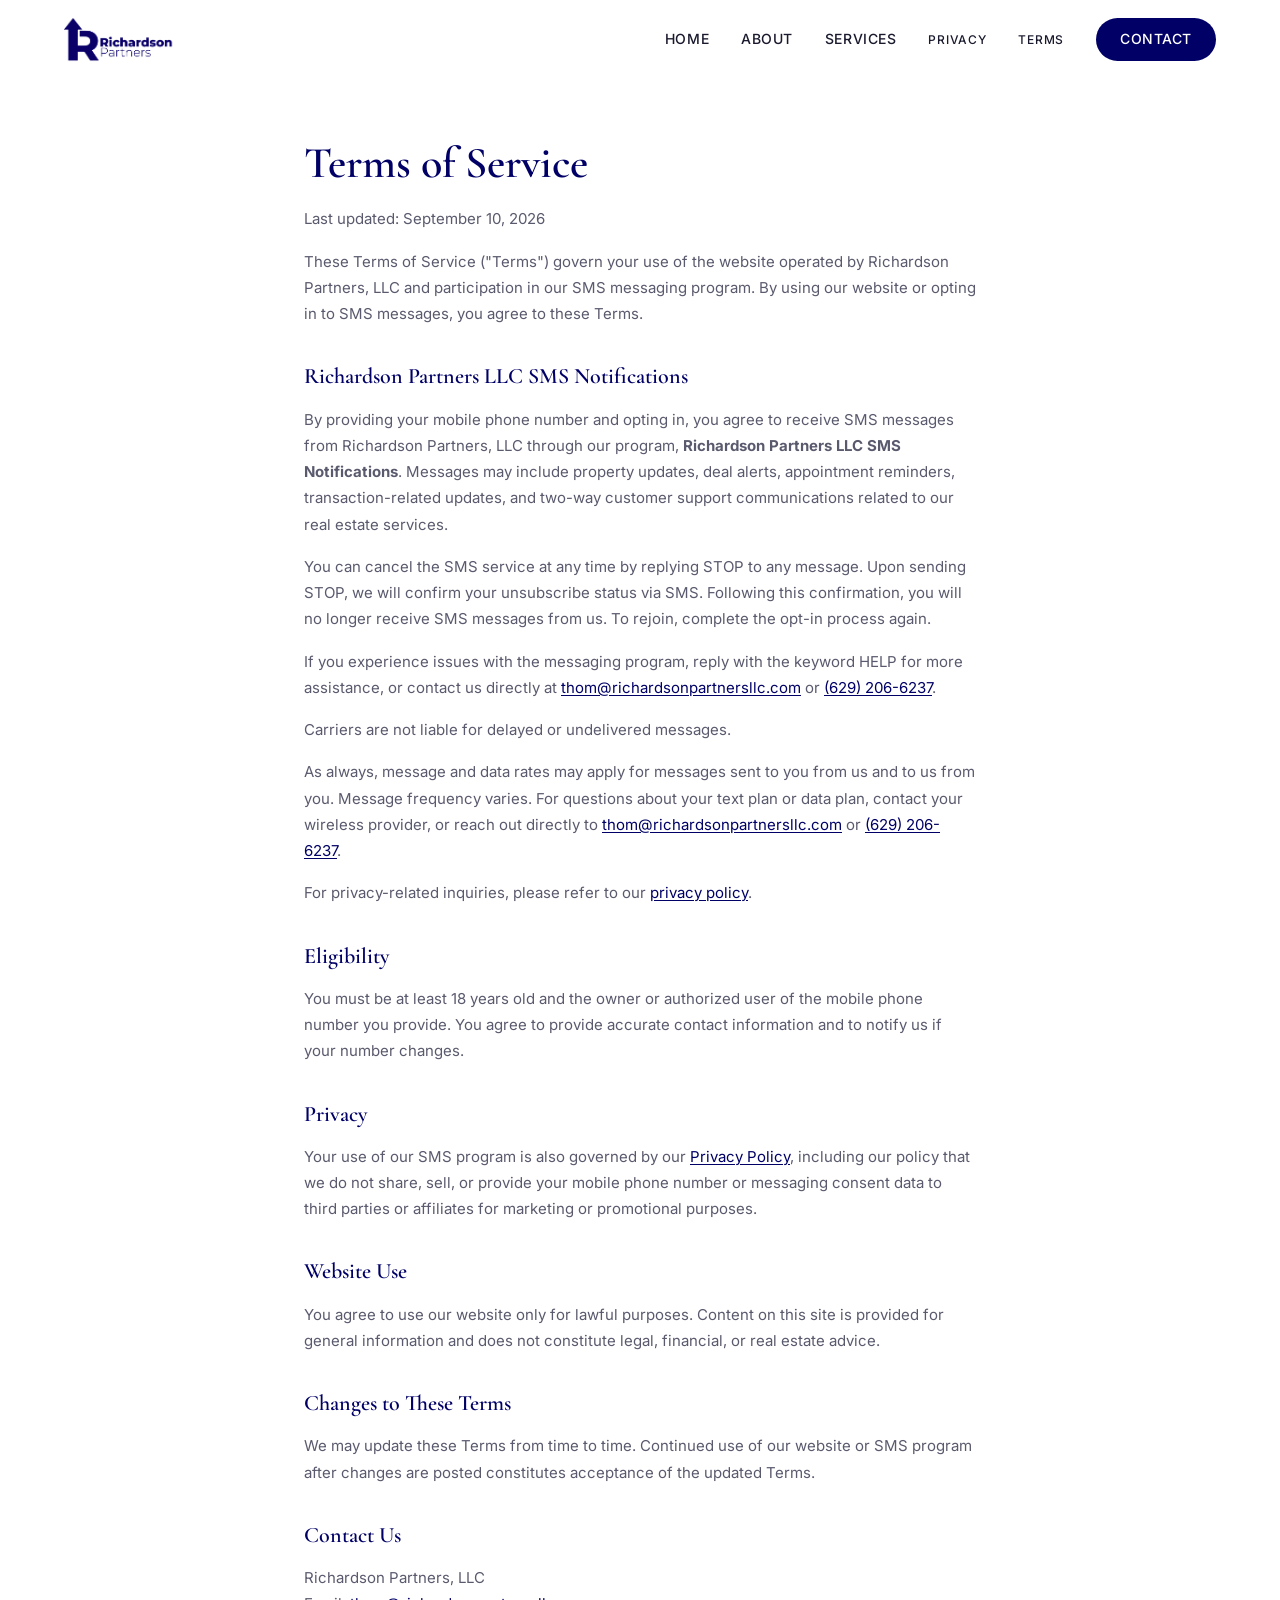
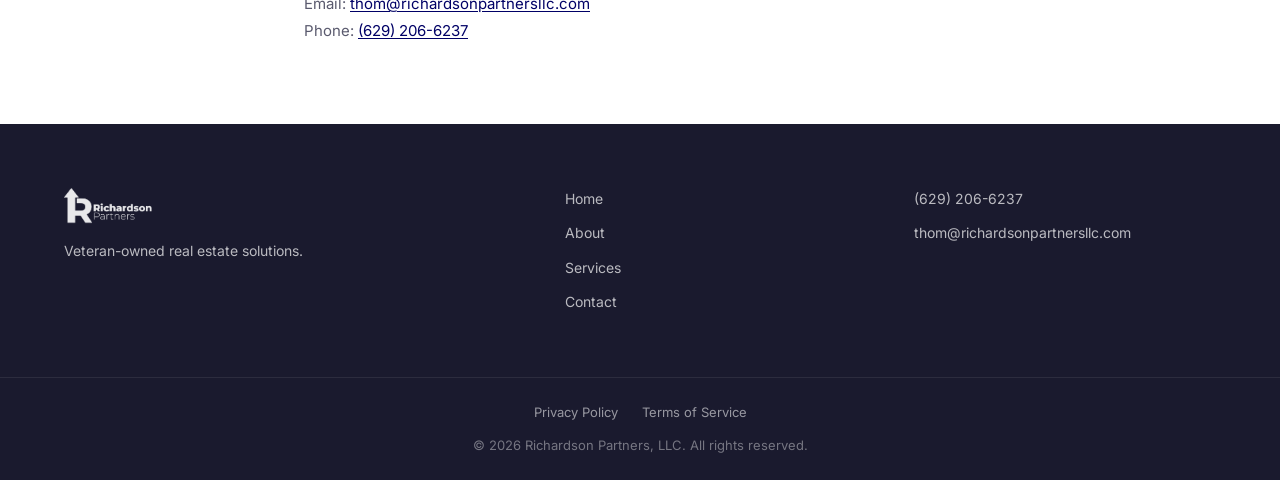
<file: terms-of-service/index.html>
<!DOCTYPE html>
<html lang="en">
<head>
  <meta charset="UTF-8">
  <meta name="viewport" content="width=device-width, initial-scale=1.0">
  <meta name="description" content="Terms of Service for Richardson Partners, LLC SMS program">
  <title>Terms of Service | Richardson Partners, LLC</title>
  <link rel="icon" type="image/png" href="../assets/logo.png">
  <link rel="preconnect" href="https://fonts.googleapis.com">
  <link rel="preconnect" href="https://fonts.gstatic.com" crossorigin>
  <link href="https://fonts.googleapis.com/css2?family=Cormorant+Garamond:wght@600&family=Inter:wght@400;500;600&display=swap" rel="stylesheet">
  <link rel="stylesheet" href="../styles.css">
  <link rel="stylesheet" href="../legal.css">
</head>
<body class="legal-page">
  <header class="site-header legal-header scrolled" id="header">
    <div class="container header-inner">
      <a href="/" class="logo-link">
        <img src="../assets/logo.png" alt="Richardson Partners, LLC" class="logo">
      </a>
      <button class="nav-toggle" aria-label="Toggle navigation" aria-expanded="false">
        <span></span>
        <span></span>
        <span></span>
      </button>
      <nav class="site-nav">
        <a href="/">Home</a>
        <a href="/about">About</a>
        <a href="/services">Services</a>
        <a href="/privacy-policy" class="nav-legal-link">Privacy</a>
        <a href="/terms-of-service" class="nav-legal-link">Terms</a>
        <a href="/contact" class="nav-cta">Contact</a>
      </nav>
    </div>
  </header>

  <main class="legal-main">
    <div class="container legal-content">
      <h1>Terms of Service</h1>
      <p class="legal-updated">Last updated: September 10, 2026</p>

      <p>
        These Terms of Service ("Terms") govern your use of the website operated by
        Richardson Partners, LLC and participation in our SMS messaging program.
        By using our website or opting in to SMS messages, you agree to these Terms.
      </p>

      <h2>Richardson Partners LLC SMS Notifications</h2>
      <p>
        By providing your mobile phone number and opting in, you agree to receive SMS messages from
        Richardson Partners, LLC through our program, <strong>Richardson Partners LLC SMS Notifications</strong>.
        Messages may include property updates, deal alerts, appointment reminders, transaction-related
        updates, and two-way customer support communications related to our real estate services.
      </p>
      <p>
        You can cancel the SMS service at any time by replying STOP to any message. Upon sending STOP,
        we will confirm your unsubscribe status via SMS. Following this confirmation, you will no longer
        receive SMS messages from us. To rejoin, complete the opt-in process again.
      </p>
      <p>
        If you experience issues with the messaging program, reply with the keyword HELP for more
        assistance, or contact us directly at
        <a href="mailto:thom@richardsonpartnersllc.com">thom@richardsonpartnersllc.com</a>
        or <a href="tel:+16292066237">(629) 206-6237</a>.
      </p>
      <p>Carriers are not liable for delayed or undelivered messages.</p>
      <p>
        As always, message and data rates may apply for messages sent to you from us and to us from you.
        Message frequency varies. For questions about your text plan or data plan, contact your wireless
        provider, or reach out directly to
        <a href="mailto:thom@richardsonpartnersllc.com">thom@richardsonpartnersllc.com</a>
        or <a href="tel:+16292066237">(629) 206-6237</a>.
      </p>
      <p>
        For privacy-related inquiries, please refer to our
        <a href="/privacy-policy">privacy policy</a>.
      </p>

      <h2>Eligibility</h2>
      <p>
        You must be at least 18 years old and the owner or authorized user of the mobile
        phone number you provide. You agree to provide accurate contact information and
        to notify us if your number changes.
      </p>

      <h2>Privacy</h2>
      <p>
        Your use of our SMS program is also governed by our
        <a href="/privacy-policy">Privacy Policy</a>, including our policy that we do not
        share, sell, or provide your mobile phone number or messaging consent data to third
        parties or affiliates for marketing or promotional purposes.
      </p>

      <h2>Website Use</h2>
      <p>
        You agree to use our website only for lawful purposes. Content on this site is
        provided for general information and does not constitute legal, financial, or
        real estate advice.
      </p>

      <h2>Changes to These Terms</h2>
      <p>
        We may update these Terms from time to time. Continued use of our website or SMS
        program after changes are posted constitutes acceptance of the updated Terms.
      </p>

      <h2>Contact Us</h2>
      <p>
        Richardson Partners, LLC<br>
        Email: <a href="mailto:thom@richardsonpartnersllc.com">thom@richardsonpartnersllc.com</a><br>
        Phone: <a href="tel:+16292066237">(629) 206-6237</a>
      </p>
    </div>
  </main>

  <footer class="site-footer">
    <div class="container footer-inner">
      <div class="footer-brand">
        <img src="../assets/logo.png" alt="Richardson Partners, LLC" class="footer-logo">
        <p>Veteran-owned real estate solutions.</p>
      </div>
      <div class="footer-links">
        <a href="/">Home</a>
        <a href="/about">About</a>
        <a href="/services">Services</a>
        <a href="/contact">Contact</a>
      </div>
      <div class="footer-contact">
        <a href="tel:+16292066237">(629) 206-6237</a>
        <a href="mailto:thom@richardsonpartnersllc.com">thom@richardsonpartnersllc.com</a>
      </div>
    </div>
    <div class="footer-bottom">
      <div class="container">
        <nav class="footer-legal" aria-label="Legal">
          <a href="/privacy-policy">Privacy Policy</a>
          <a href="/terms-of-service">Terms of Service</a>
        </nav>
        <p>&copy; 2026 Richardson Partners, LLC. All rights reserved.</p>
      </div>
    </div>
  </footer>
  <script src="../script.js"></script>
</body>
</html>
</file>
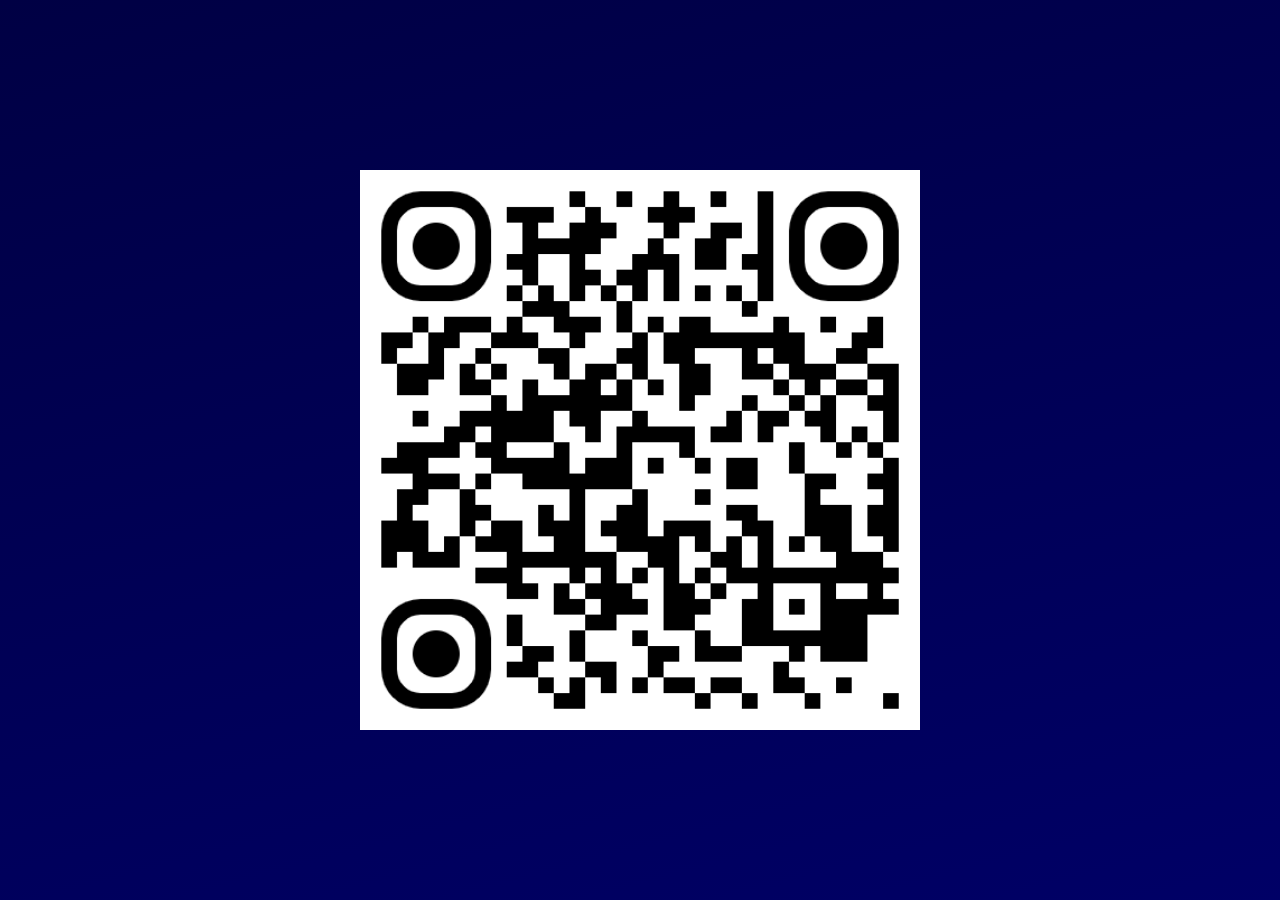
<file: contact-thom/qr/index.html>
<!DOCTYPE html>
<html lang="en">
<head>
  <meta charset="UTF-8">
  <meta name="viewport" content="width=device-width, initial-scale=1.0, viewport-fit=cover">
  <meta name="theme-color" content="#000066">
  <title>QR Code</title>
  <link rel="icon" type="image/png" href="../../assets/logo.png">
  <link rel="stylesheet" href="qr.css">
</head>
<body>
  <main class="qr-page">
    <img src="qr-code.png" alt="QR code" class="qr-image">
  </main>
</body>
</html>
</file>
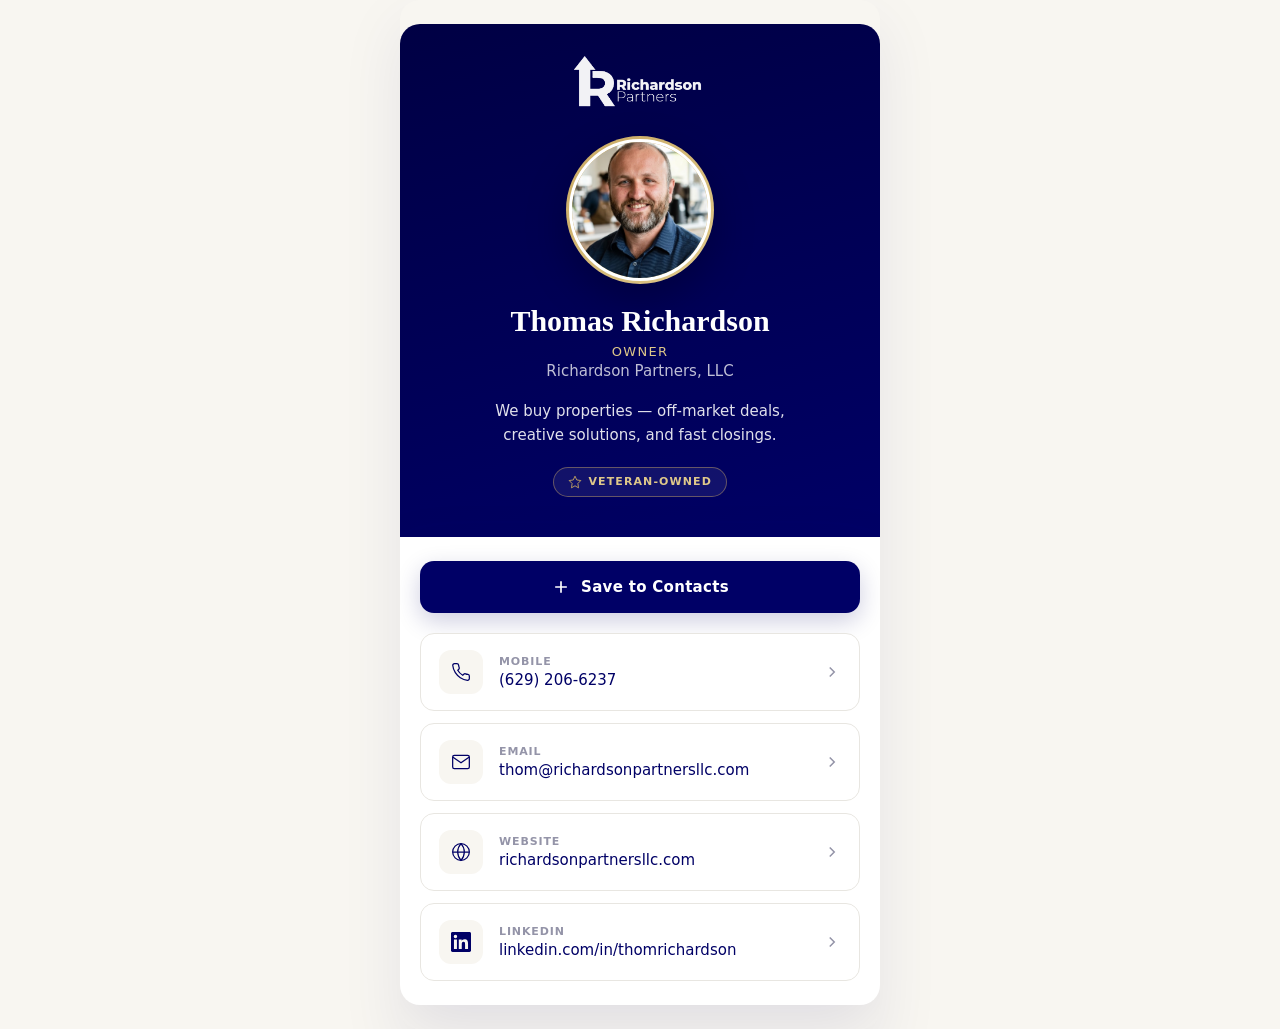
<file: card.html>
<!DOCTYPE html>
<html lang="en">
<head>
  <meta charset="UTF-8">
  <meta http-equiv="refresh" content="0; url=/contact-thom">
  <link rel="canonical" href="/contact-thom">
  <title>Redirecting…</title>
</head>
<body>
  <p><a href="/contact-thom">Continue to contact card</a></p>
</body>
</html>
</file>
<file: styles.css>
/* Richardson Partners, LLC — Upscale Real Estate */

:root {
  --navy: #000066;
  --navy-dark: #000044;
  --navy-light: #1a1a8c;
  --gold: #c9a962;
  --gold-light: #dfc88a;
  --cream: #f8f6f1;
  --white: #ffffff;
  --charcoal: #1a1a2e;
  --gray-600: #5a5a6e;
  --gray-400: #9494a8;
  --gray-200: #e8e6e1;
  --font-serif: 'Cormorant Garamond', Georgia, serif;
  --font-sans: 'Inter', system-ui, sans-serif;
  --header-height: 80px;
  --transition: 0.3s cubic-bezier(0.4, 0, 0.2, 1);
}

*, *::before, *::after {
  box-sizing: border-box;
  margin: 0;
  padding: 0;
}

html {
  scroll-behavior: smooth;
  scroll-padding-top: var(--header-height);
}

body {
  font-family: var(--font-sans);
  font-weight: 400;
  color: var(--charcoal);
  background: var(--white);
  line-height: 1.6;
  -webkit-font-smoothing: antialiased;
}

img {
  max-width: 100%;
  height: auto;
  display: block;
}

a {
  color: inherit;
  text-decoration: none;
}

.container {
  width: 100%;
  max-width: 1200px;
  margin: 0 auto;
  padding: 0 1.5rem;
}

/* ── Header ── */

.site-header {
  position: fixed;
  top: 0;
  left: 0;
  right: 0;
  z-index: 100;
  height: var(--header-height);
  background: rgba(255, 255, 255, 0.95);
  backdrop-filter: blur(12px);
  border-bottom: 1px solid transparent;
  transition: border-color var(--transition), box-shadow var(--transition);
}

.site-header.scrolled {
  border-bottom-color: var(--gray-200);
  box-shadow: 0 1px 20px rgba(0, 0, 102, 0.06);
}

.header-inner {
  display: flex;
  align-items: center;
  justify-content: space-between;
  height: 100%;
}

.logo {
  height: 44px;
  width: auto;
}

.site-nav {
  display: flex;
  align-items: center;
  gap: 2rem;
}

.site-nav a {
  font-size: 0.875rem;
  font-weight: 500;
  letter-spacing: 0.04em;
  text-transform: uppercase;
  color: var(--charcoal);
  transition: color var(--transition);
  position: relative;
}

.site-nav a:not(.nav-cta)::after {
  content: '';
  position: absolute;
  bottom: -4px;
  left: 0;
  width: 0;
  height: 1px;
  background: var(--gold);
  transition: width var(--transition);
}

.site-nav a:not(.nav-cta):hover::after,
.site-nav a:not(.nav-cta).active::after {
  width: 100%;
}

.site-nav a:hover {
  color: var(--navy);
}

.nav-cta {
  background: var(--navy);
  color: var(--white) !important;
  padding: 0.625rem 1.5rem;
  border-radius: 100px;
  transition: background var(--transition), transform var(--transition);
}

.nav-cta:hover {
  background: var(--navy-light);
  transform: translateY(-1px);
}

.nav-legal-link {
  font-size: 0.75rem !important;
  letter-spacing: 0.06em !important;
}

.page-main {
  padding-top: var(--header-height);
}

.home-preview {
  padding: 4rem 0;
  text-align: center;
}

.home-preview-grid {
  display: grid;
  grid-template-columns: repeat(2, 1fr);
  gap: 2rem;
  max-width: 800px;
  margin: 0 auto;
}

.home-preview-card {
  background: var(--cream);
  padding: 2rem;
  border-radius: 16px;
  border: 1px solid var(--gray-200);
  text-align: left;
}

.home-preview-card h3 {
  font-family: var(--font-serif);
  font-size: 1.375rem;
  color: var(--navy);
  margin-bottom: 0.75rem;
}

.home-preview-card p {
  color: var(--gray-600);
  font-size: 0.9375rem;
  line-height: 1.7;
  margin-bottom: 1rem;
}

.home-preview-card a {
  font-size: 0.875rem;
  font-weight: 600;
  color: var(--navy);
  text-decoration: underline;
  text-underline-offset: 2px;
}

@media (max-width: 768px) {
  .home-preview-grid {
    grid-template-columns: 1fr;
  }
}

.nav-toggle {
  display: none;
  flex-direction: column;
  gap: 5px;
  background: none;
  border: none;
  cursor: pointer;
  padding: 4px;
}

.nav-toggle span {
  display: block;
  width: 24px;
  height: 2px;
  background: var(--navy);
  transition: var(--transition);
}

/* ── Hero ── */

.hero {
  position: relative;
  min-height: 100vh;
  display: flex;
  align-items: center;
  justify-content: center;
  overflow: hidden;
  background: var(--navy-dark);
}

.hero-bg {
  position: absolute;
  inset: 0;
  background:
    linear-gradient(135deg, rgba(0, 0, 68, 0.88) 0%, rgba(0, 0, 102, 0.82) 45%, rgba(26, 26, 140, 0.78) 100%),
    url("assets/hero-home.jpg") center / cover no-repeat;
}

.hero-bg::after {
  content: '';
  position: absolute;
  bottom: 0;
  left: 0;
  right: 0;
  height: 200px;
  background: linear-gradient(to top, rgba(0, 0, 68, 0.4), transparent);
}

.hero-content {
  position: relative;
  z-index: 1;
  text-align: center;
  padding: calc(var(--header-height) + 4rem) 1.5rem 6rem;
  max-width: 820px;
}

.hero-badge {
  display: inline-flex;
  align-items: center;
  gap: 0.625rem;
  background: rgba(255, 255, 255, 0.08);
  border: 1px solid rgba(201, 169, 98, 0.4);
  padding: 0.5rem 1.25rem;
  border-radius: 100px;
  margin-bottom: 2rem;
  animation: fadeUp 0.8s ease both;
}

.hero-badge-icon {
  height: 22px;
  width: auto;
  filter: brightness(0) invert(1);
  opacity: 0.9;
}

.hero-badge span {
  font-size: 0.75rem;
  font-weight: 500;
  letter-spacing: 0.12em;
  text-transform: uppercase;
  color: var(--gold-light);
}

.hero h1 {
  font-family: var(--font-serif);
  font-size: clamp(2.5rem, 6vw, 4.25rem);
  font-weight: 500;
  line-height: 1.15;
  color: var(--white);
  margin-bottom: 1.5rem;
  animation: fadeUp 0.8s 0.1s ease both;
}

.hero-subtitle {
  font-size: clamp(1rem, 2vw, 1.125rem);
  font-weight: 300;
  color: rgba(255, 255, 255, 0.78);
  max-width: 600px;
  margin: 0 auto 2.5rem;
  line-height: 1.7;
  animation: fadeUp 0.8s 0.2s ease both;
}

.hero-actions {
  display: flex;
  gap: 1rem;
  justify-content: center;
  flex-wrap: wrap;
  animation: fadeUp 0.8s 0.3s ease both;
}

.hero-scroll {
  position: absolute;
  bottom: 2.5rem;
  left: 50%;
  transform: translateX(-50%);
  display: flex;
  flex-direction: column;
  align-items: center;
  gap: 0.75rem;
  color: rgba(255, 255, 255, 0.4);
  font-size: 0.6875rem;
  letter-spacing: 0.2em;
  text-transform: uppercase;
  animation: fadeUp 0.8s 0.5s ease both;
}

.scroll-line {
  width: 1px;
  height: 40px;
  background: linear-gradient(to bottom, rgba(201, 169, 98, 0.6), transparent);
  animation: scrollPulse 2s ease infinite;
}

/* ── Buttons ── */

.btn {
  display: inline-flex;
  align-items: center;
  justify-content: center;
  padding: 0.875rem 2rem;
  font-family: var(--font-sans);
  font-size: 0.8125rem;
  font-weight: 500;
  letter-spacing: 0.08em;
  text-transform: uppercase;
  border-radius: 100px;
  border: 1px solid transparent;
  cursor: pointer;
  transition: all var(--transition);
}

.btn-primary {
  background: var(--gold);
  color: var(--navy-dark);
  border-color: var(--gold);
}

.btn-primary:hover {
  background: var(--gold-light);
  border-color: var(--gold-light);
  transform: translateY(-2px);
  box-shadow: 0 8px 24px rgba(201, 169, 98, 0.3);
}

.btn-outline {
  background: transparent;
  color: var(--white);
  border-color: rgba(255, 255, 255, 0.35);
}

.btn-outline:hover {
  border-color: var(--white);
  background: rgba(255, 255, 255, 0.08);
}

.btn-light {
  background: var(--white);
  color: var(--navy);
  border-color: var(--white);
  white-space: nowrap;
}

.btn-light:hover {
  background: var(--cream);
  transform: translateY(-2px);
}

.btn-full {
  width: 100%;
}

/* ── Stats Bar ── */

.stats-bar {
  background: var(--cream);
  border-bottom: 1px solid var(--gray-200);
  padding: 3rem 0;
}

.stats-grid {
  display: grid;
  grid-template-columns: repeat(3, 1fr);
  gap: 2rem;
  text-align: center;
}

.stat-label {
  display: block;
  font-family: var(--font-serif);
  font-size: 1.375rem;
  font-weight: 600;
  color: var(--navy);
  margin-bottom: 0.375rem;
}

.stat-desc {
  font-size: 0.875rem;
  color: var(--gray-600);
}

/* ── Sections ── */

.section {
  padding: 6rem 0;
}

.section-label {
  display: inline-block;
  font-size: 0.75rem;
  font-weight: 600;
  letter-spacing: 0.15em;
  text-transform: uppercase;
  color: var(--gold);
  margin-bottom: 1rem;
}

.section-header {
  text-align: center;
  max-width: 640px;
  margin: 0 auto 4rem;
}

.section-header h2,
.about-content h2,
.contact-info h2 {
  font-family: var(--font-serif);
  font-size: clamp(2rem, 4vw, 3rem);
  font-weight: 500;
  line-height: 1.2;
  color: var(--navy);
  margin-bottom: 1.25rem;
}

.section-intro {
  font-size: 1.0625rem;
  color: var(--gray-600);
  line-height: 1.7;
}

/* ── About ── */

.about {
  background: var(--white);
}

.about-grid {
  display: grid;
  grid-template-columns: auto 1fr;
  gap: 4rem;
  align-items: center;
}

.about-profile {
  display: flex;
  flex-direction: column;
  align-items: center;
  text-align: center;
}

.about-avatar {
  width: 340px;
  height: 340px;
  border-radius: 50%;
  overflow: hidden;
  padding: 4px;
  background: linear-gradient(135deg, var(--gold) 0%, var(--navy) 100%);
  box-shadow: 0 20px 60px rgba(0, 0, 102, 0.15);
}

.about-avatar img {
  width: 100%;
  height: 100%;
  object-fit: cover;
  object-position: center 15%;
  border-radius: 50%;
  border: 4px solid var(--white);
}

.about-identity {
  margin-top: 1.5rem;
}

.about-identity h3 {
  font-family: var(--font-serif);
  font-size: 1.75rem;
  font-weight: 600;
  color: var(--navy);
  margin-bottom: 0.25rem;
}

.about-title {
  display: inline-block;
  font-size: 0.8125rem;
  font-weight: 500;
  letter-spacing: 0.12em;
  text-transform: uppercase;
  color: var(--gold);
}

.about-content p {
  color: var(--gray-600);
  margin-bottom: 1.25rem;
  line-height: 1.75;
}

.veteran-badge {
  display: flex;
  align-items: flex-start;
  gap: 1rem;
  margin-top: 2rem;
  padding: 1.5rem;
  background: var(--cream);
  border-left: 3px solid var(--gold);
  border-radius: 0 12px 12px 0;
}

.veteran-badge svg {
  width: 28px;
  height: 28px;
  color: var(--gold);
  flex-shrink: 0;
  margin-top: 2px;
}

.veteran-badge strong {
  display: block;
  font-size: 0.9375rem;
  color: var(--navy);
  margin-bottom: 0.25rem;
}

.veteran-badge span {
  font-size: 0.875rem;
  color: var(--gray-600);
}

/* ── Services ── */

.services {
  background: var(--cream);
}

.services-grid {
  display: grid;
  grid-template-columns: repeat(3, 1fr);
  gap: 2rem;
}

.service-card {
  background: var(--white);
  padding: 2.5rem 2rem;
  border-radius: 16px;
  border: 1px solid var(--gray-200);
  transition: transform var(--transition), box-shadow var(--transition);
}

.service-card:hover {
  transform: translateY(-4px);
  box-shadow: 0 16px 48px rgba(0, 0, 102, 0.08);
}

.service-icon {
  width: 52px;
  height: 52px;
  display: flex;
  align-items: center;
  justify-content: center;
  background: var(--navy);
  border-radius: 14px;
  margin-bottom: 1.5rem;
}

.service-icon svg {
  width: 24px;
  height: 24px;
  color: var(--gold);
}

.service-card h3 {
  font-family: var(--font-serif);
  font-size: 1.375rem;
  font-weight: 600;
  color: var(--navy);
  margin-bottom: 0.75rem;
}

.service-card p {
  font-size: 0.9375rem;
  color: var(--gray-600);
  line-height: 1.7;
}

/* ── CTA Banner ── */

.cta-banner {
  background: var(--navy);
  padding: 4rem 0;
}

.cta-inner {
  display: flex;
  align-items: center;
  gap: 2rem;
  flex-wrap: wrap;
}

.cta-icon {
  height: 48px;
  width: auto;
  filter: brightness(0) invert(1);
  opacity: 0.85;
  flex-shrink: 0;
}

.cta-inner h2 {
  font-family: var(--font-serif);
  font-size: clamp(1.5rem, 3vw, 2rem);
  font-weight: 500;
  color: var(--white);
  margin-bottom: 0.375rem;
}

.cta-inner p {
  color: rgba(255, 255, 255, 0.7);
  font-size: 0.9375rem;
}

.cta-inner .btn {
  margin-left: auto;
}

/* ── Contact ── */

.contact-centered {
  max-width: 560px;
  margin: 0 auto;
  text-align: center;
}

.contact-centered h2 {
  font-family: var(--font-serif);
  font-size: clamp(2rem, 4vw, 3rem);
  font-weight: 500;
  line-height: 1.2;
  color: var(--navy);
  margin-bottom: 1.25rem;
}

.contact-centered p {
  color: var(--gray-600);
  margin-bottom: 2.5rem;
  line-height: 1.7;
}

.contact-details {
  list-style: none;
  display: flex;
  flex-direction: column;
  gap: 1.5rem;
  align-items: center;
}

.contact-details li {
  display: flex;
  align-items: center;
  gap: 1rem;
}

.contact-details svg {
  width: 22px;
  height: 22px;
  color: var(--gold);
  flex-shrink: 0;
  margin-top: 2px;
}

.contact-label {
  display: block;
  font-size: 0.75rem;
  font-weight: 600;
  letter-spacing: 0.1em;
  text-transform: uppercase;
  color: var(--gray-400);
  margin-bottom: 0.25rem;
}

.contact-details a {
  font-size: 1.0625rem;
  color: var(--navy);
  font-weight: 500;
  transition: color var(--transition);
}

.contact-details a:hover {
  color: var(--gold);
}

/* ── Footer ── */

.site-footer {
  background: var(--charcoal);
  color: rgba(255, 255, 255, 0.7);
}

.footer-inner {
  display: grid;
  grid-template-columns: 1.5fr 1fr 1fr;
  gap: 3rem;
  padding: 4rem 1.5rem;
}

.footer-logo {
  height: 36px;
  width: auto;
  margin-bottom: 1rem;
  filter: brightness(0) invert(1);
  opacity: 0.9;
}

.footer-brand p {
  font-size: 0.875rem;
  line-height: 1.6;
}

.footer-links {
  display: flex;
  flex-direction: column;
  gap: 0.75rem;
}

.footer-links a {
  font-size: 0.875rem;
  transition: color var(--transition);
}

.footer-links a:hover {
  color: var(--gold-light);
}

.footer-contact {
  display: flex;
  flex-direction: column;
  gap: 0.75rem;
}

.footer-contact a {
  font-size: 0.875rem;
  transition: color var(--transition);
}

.footer-contact a:hover {
  color: var(--gold-light);
}

.footer-bottom {
  border-top: 1px solid rgba(255, 255, 255, 0.08);
  padding: 1.5rem 0;
}

.footer-bottom p {
  font-size: 0.8125rem;
  color: rgba(255, 255, 255, 0.4);
  text-align: center;
}

.footer-legal {
  display: flex;
  justify-content: center;
  gap: 1.5rem;
  flex-wrap: wrap;
  margin-bottom: 0.75rem;
}

.footer-legal a {
  font-size: 0.8125rem;
  color: rgba(255, 255, 255, 0.55);
  transition: color var(--transition);
}

.footer-legal a:hover {
  color: var(--gold-light);
}

/* ── Animations ── */

@keyframes fadeUp {
  from {
    opacity: 0;
    transform: translateY(24px);
  }
  to {
    opacity: 1;
    transform: translateY(0);
  }
}

@keyframes scrollPulse {
  0%, 100% { opacity: 0.4; transform: scaleY(1); }
  50% { opacity: 1; transform: scaleY(1.2); }
}

/* ── Responsive ── */

@media (max-width: 968px) {
  .about-grid,
  .contact-grid {
    grid-template-columns: 1fr;
    gap: 3rem;
  }

  .about-profile {
    margin: 0 auto;
  }

  .about-avatar {
    width: 300px;
    height: 300px;
  }

  .services-grid {
    grid-template-columns: 1fr;
    max-width: 480px;
    margin: 0 auto;
  }

  .stats-grid {
    grid-template-columns: 1fr;
    gap: 1.5rem;
  }

  .footer-inner {
    grid-template-columns: 1fr;
    text-align: center;
  }

  .footer-logo {
    margin-left: auto;
    margin-right: auto;
  }

  .footer-links,
  .footer-contact {
    align-items: center;
  }

  .cta-inner {
    text-align: center;
    justify-content: center;
  }

  .cta-inner .btn {
    margin-left: 0;
    width: 100%;
  }
}

@media (max-width: 768px) {
  .nav-toggle {
    display: flex;
  }

  .site-nav {
    position: fixed;
    top: var(--header-height);
    left: 0;
    right: 0;
    background: var(--white);
    flex-direction: column;
    padding: 2rem;
    gap: 1.5rem;
    border-bottom: 1px solid var(--gray-200);
    transform: translateY(-110%);
    opacity: 0;
    transition: transform var(--transition), opacity var(--transition);
    pointer-events: none;
  }

  .site-nav.open {
    transform: translateY(0);
    opacity: 1;
    pointer-events: auto;
  }

  .nav-toggle.open span:nth-child(1) {
    transform: rotate(45deg) translate(5px, 5px);
  }

  .nav-toggle.open span:nth-child(2) {
    opacity: 0;
  }

  .nav-toggle.open span:nth-child(3) {
    transform: rotate(-45deg) translate(5px, -5px);
  }

  .section {
    padding: 4rem 0;
  }
}
</file>
<file: contact-thom/card.css>
/* Richardson Partners — Mobile contact card */

:root {
  --navy: #000066;
  --navy-dark: #000044;
  --gold: #c9a962;
  --gold-light: #dfc88a;
  --cream: #f8f6f1;
  --white: #ffffff;
  --charcoal: #1a1a2e;
  --gray-600: #5a5a6e;
  --gray-400: #9494a8;
  --gray-200: #e8e6e1;
  --font-serif: 'Cormorant Garamond', Georgia, serif;
  --font-sans: 'Inter', system-ui, sans-serif;
  --safe-bottom: env(safe-area-inset-bottom, 0px);
}

*, *::before, *::after {
  box-sizing: border-box;
  margin: 0;
  padding: 0;
}

html {
  -webkit-text-size-adjust: 100%;
}

body {
  font-family: var(--font-sans);
  color: var(--charcoal);
  background: var(--cream);
  min-height: 100dvh;
  -webkit-font-smoothing: antialiased;
}

img {
  display: block;
  max-width: 100%;
}

a {
  color: inherit;
  text-decoration: none;
}

.card-page {
  max-width: 480px;
  margin: 0 auto;
  min-height: 100dvh;
  display: flex;
  flex-direction: column;
}

.card-hero {
  background: linear-gradient(165deg, var(--navy-dark) 0%, var(--navy) 100%);
  padding: 2rem 1.5rem 2.5rem;
  text-align: center;
  color: var(--white);
}

.card-logo {
  height: 52px;
  width: auto;
  margin: 0 auto 1.75rem;
  filter: brightness(0) invert(1);
  opacity: 0.95;
}

.card-avatar {
  width: 148px;
  height: 148px;
  margin: 0 auto 1.25rem;
  border-radius: 50%;
  padding: 3px;
  background: linear-gradient(135deg, var(--gold) 0%, var(--gold-light) 100%);
  box-shadow: 0 16px 40px rgba(0, 0, 0, 0.25);
}

.card-avatar img {
  width: 100%;
  height: 100%;
  border-radius: 50%;
  object-fit: cover;
  object-position: center 15%;
  border: 3px solid var(--white);
}

.card-name {
  font-family: var(--font-serif);
  font-size: 1.875rem;
  font-weight: 600;
  line-height: 1.15;
  margin-bottom: 0.35rem;
}

.card-role {
  font-size: 0.8125rem;
  font-weight: 500;
  letter-spacing: 0.1em;
  text-transform: uppercase;
  color: var(--gold-light);
  margin-bottom: 0.2rem;
}

.card-org {
  font-size: 0.9375rem;
  color: rgba(255, 255, 255, 0.75);
  margin-bottom: 1.25rem;
}

.card-tagline {
  font-size: 0.9375rem;
  line-height: 1.55;
  color: rgba(255, 255, 255, 0.88);
  max-width: 320px;
  margin: 0 auto;
}

.card-badge {
  display: inline-flex;
  align-items: center;
  gap: 0.4rem;
  margin-top: 1.25rem;
  padding: 0.45rem 0.875rem;
  border-radius: 100px;
  border: 1px solid rgba(201, 169, 98, 0.45);
  background: rgba(255, 255, 255, 0.07);
  font-size: 0.6875rem;
  font-weight: 600;
  letter-spacing: 0.1em;
  text-transform: uppercase;
  color: var(--gold-light);
}

.card-badge svg {
  width: 14px;
  height: 14px;
  color: var(--gold);
}

.card-body {
  flex: 1;
  padding: 1.5rem 1.25rem calc(1.5rem + var(--safe-bottom));
}

.save-contact {
  display: flex;
  align-items: center;
  justify-content: center;
  gap: 0.625rem;
  width: 100%;
  padding: 1rem 1.25rem;
  margin-bottom: 1.25rem;
  background: var(--navy);
  color: var(--white);
  border: none;
  border-radius: 14px;
  font-family: var(--font-sans);
  font-size: 0.9375rem;
  font-weight: 600;
  letter-spacing: 0.02em;
  box-shadow: 0 8px 24px rgba(0, 0, 102, 0.2);
  transition: transform 0.2s ease, background 0.2s ease;
  -webkit-tap-highlight-color: transparent;
}

.save-contact:active {
  transform: scale(0.98);
  background: var(--navy-dark);
}

.save-contact svg {
  width: 20px;
  height: 20px;
  flex-shrink: 0;
}

.contact-actions {
  display: flex;
  flex-direction: column;
  gap: 0.75rem;
  list-style: none;
}

.contact-action {
  display: flex;
  align-items: center;
  gap: 1rem;
  padding: 1rem 1.125rem;
  background: var(--white);
  border: 1px solid var(--gray-200);
  border-radius: 14px;
  transition: border-color 0.2s ease, box-shadow 0.2s ease;
  -webkit-tap-highlight-color: transparent;
}

.contact-action:active {
  border-color: var(--gold);
  box-shadow: 0 4px 16px rgba(0, 0, 102, 0.08);
}

.contact-action-icon {
  width: 44px;
  height: 44px;
  display: flex;
  align-items: center;
  justify-content: center;
  background: var(--cream);
  border-radius: 12px;
  flex-shrink: 0;
}

.contact-action-icon svg {
  width: 20px;
  height: 20px;
  color: var(--navy);
}

.contact-action-text {
  flex: 1;
  min-width: 0;
}

.contact-action-label {
  display: block;
  font-size: 0.6875rem;
  font-weight: 600;
  letter-spacing: 0.08em;
  text-transform: uppercase;
  color: var(--gray-400);
  margin-bottom: 0.15rem;
}

.contact-action-value {
  display: block;
  font-size: 0.9375rem;
  font-weight: 500;
  color: var(--navy);
  white-space: nowrap;
  overflow: hidden;
  text-overflow: ellipsis;
}

.contact-action-chevron {
  width: 18px;
  height: 18px;
  color: var(--gray-400);
  flex-shrink: 0;
}

@media (min-width: 481px) {
  .card-page {
    padding: 1.5rem 0;
  }

  .card-hero {
    border-radius: 20px 20px 0 0;
  }

  .card-body {
    background: var(--white);
    border-radius: 0 0 20px 20px;
    box-shadow: 0 24px 64px rgba(0, 0, 102, 0.1);
  }

  .card-page {
    box-shadow: 0 24px 64px rgba(0, 0, 102, 0.08);
    border-radius: 20px;
    overflow: hidden;
    min-height: auto;
  }
}
</file>
<file: form.css>
.form-section {
  padding: 4rem 0;
  background: var(--cream);
}

.form-section-inner {
  max-width: 560px;
  margin: 0 auto;
}

.form-section-header {
  text-align: center;
  margin-bottom: 2rem;
}

.form-section-header h2 {
  font-family: var(--font-serif);
  font-size: clamp(1.75rem, 4vw, 2.25rem);
  font-weight: 500;
  color: var(--navy);
  margin-bottom: 0.75rem;
}

.form-section-header p {
  color: var(--gray-600);
  line-height: 1.7;
}

.contact-form {
  background: var(--white);
  padding: 2rem;
  border-radius: 16px;
  border: 1px solid var(--gray-200);
  box-shadow: 0 16px 48px rgba(0, 0, 102, 0.08);
}

.form-row {
  display: grid;
  grid-template-columns: 1fr 1fr;
  gap: 0.75rem;
}

.form-group {
  margin-bottom: 1rem;
}

.form-group label {
  display: block;
  font-size: 0.8125rem;
  font-weight: 500;
  color: var(--charcoal);
  margin-bottom: 0.4rem;
}

.required {
  color: #c0392b;
}

.optional {
  font-weight: 400;
  color: var(--gray-400);
}

.sr-only {
  position: absolute;
  width: 1px;
  height: 1px;
  padding: 0;
  margin: -1px;
  overflow: hidden;
  clip: rect(0, 0, 0, 0);
  white-space: nowrap;
  border: 0;
}

.consent-group {
  margin: 1.25rem 0 1rem;
  padding: 0;
  border: none;
  display: flex;
  flex-direction: column;
  gap: 1rem;
}

.consent-option {
  display: flex;
  align-items: flex-start;
  gap: 0.75rem;
  cursor: pointer;
}

.consent-option input[type="checkbox"] {
  width: 18px;
  height: 18px;
  margin-top: 0.15rem;
  flex-shrink: 0;
  accent-color: var(--navy);
}

.consent-option span {
  font-size: 0.8125rem;
  line-height: 1.55;
  color: var(--gray-600);
}

.form-group input,
.form-group textarea {
  width: 100%;
  padding: 0.75rem 1rem;
  font-family: var(--font-sans);
  font-size: 0.9375rem;
  color: var(--charcoal);
  background: var(--white);
  border: 1px solid var(--gray-200);
  border-radius: 10px;
  transition: border-color var(--transition), box-shadow var(--transition);
  -webkit-appearance: none;
}

.form-group input:focus,
.form-group textarea:focus {
  outline: none;
  border-color: var(--navy);
  box-shadow: 0 0 0 3px rgba(0, 0, 102, 0.08);
}

.form-group textarea {
  resize: vertical;
  min-height: 100px;
}

.form-submit {
  width: 100%;
  margin-top: 0.25rem;
}

.form-legal {
  display: flex;
  justify-content: center;
  gap: 1.25rem;
  margin-top: 1.25rem;
  padding-top: 1rem;
  border-top: 1px solid var(--gray-200);
}

.form-legal a {
  font-size: 0.8125rem;
  font-weight: 500;
  color: var(--navy);
  text-decoration: underline;
  text-underline-offset: 2px;
}

.form-legal a:hover {
  color: var(--gold);
}

.form-success {
  background: var(--white);
  padding: 3rem 2rem;
  border-radius: 16px;
  border: 1px solid var(--gray-200);
  box-shadow: 0 16px 48px rgba(0, 0, 102, 0.08);
  text-align: center;
}

.form-success-icon {
  display: flex;
  align-items: center;
  justify-content: center;
  width: 64px;
  height: 64px;
  margin: 0 auto 1.25rem;
  border-radius: 50%;
  background: rgba(0, 0, 102, 0.08);
  color: var(--navy);
}

.form-success-icon svg {
  width: 32px;
  height: 32px;
}

.form-success h2 {
  font-family: var(--font-serif);
  font-size: 1.75rem;
  font-weight: 500;
  color: var(--navy);
  margin-bottom: 0.75rem;
}

.form-success p {
  color: var(--gray-600);
  line-height: 1.7;
  max-width: 360px;
  margin: 0 auto;
}

@media (max-width: 600px) {
  .form-row {
    grid-template-columns: 1fr;
  }

  .contact-form {
    padding: 1.5rem;
  }
}
</file>
<file: contact/contact.css>
.contact-page {
  padding: calc(var(--header-height) + 3rem) 0 4rem;
  background: var(--cream);
  min-height: 100vh;
}

.contact-page-inner {
  max-width: 560px;
  margin: 0 auto;
}

.contact-page-intro {
  text-align: center;
  margin-bottom: 2rem;
}

.contact-page-intro h1 {
  font-family: var(--font-serif);
  font-size: clamp(2rem, 4vw, 2.75rem);
  font-weight: 500;
  color: var(--navy);
  margin-bottom: 1rem;
}

.contact-page-intro p {
  color: var(--gray-600);
  line-height: 1.7;
  margin-bottom: 1.5rem;
}

.contact-details-inline {
  align-items: center;
  margin-bottom: 0;
}
</file>
<file: legal.css>
/* Legal pages — Privacy Policy & Terms of Service */

.legal-page {
  padding-top: var(--header-height);
  min-height: 100vh;
  display: flex;
  flex-direction: column;
}

.legal-main {
  flex: 1;
  padding: 3rem 0 4rem;
  background: var(--white);
}

.legal-content {
  max-width: 720px;
  margin: 0 auto;
}

.legal-content h1 {
  font-family: var(--font-serif);
  font-size: clamp(2rem, 4vw, 2.75rem);
  font-weight: 600;
  color: var(--navy);
  margin-bottom: 0.5rem;
}

.legal-updated {
  font-size: 0.875rem;
  color: var(--gray-400);
  margin-bottom: 2.5rem;
}

.legal-content h2 {
  font-family: var(--font-serif);
  font-size: 1.375rem;
  font-weight: 600;
  color: var(--navy);
  margin: 2rem 0 0.75rem;
}

.legal-content p,
.legal-content li {
  font-size: 0.9375rem;
  color: var(--gray-600);
  line-height: 1.75;
  margin-bottom: 1rem;
}

.legal-content ul {
  margin: 0 0 1rem 1.25rem;
}

.legal-content a {
  color: var(--navy);
  text-decoration: underline;
  text-underline-offset: 2px;
}

.legal-content a:hover {
  color: var(--gold);
}

.legal-highlight {
  padding: 1.25rem 1.5rem;
  background: var(--cream);
  border-left: 3px solid var(--gold);
  border-radius: 0 8px 8px 0;
  margin: 1.5rem 0;
}

.legal-highlight p {
  margin-bottom: 0;
  color: var(--charcoal);
  font-weight: 500;
}

.legal-header .logo-link {
  pointer-events: auto;
}

.legal-header .site-nav a[href="/"] {
  font-size: 0.875rem;
}

@media (max-width: 768px) {
  .legal-main {
    padding: 2rem 0 3rem;
  }
}
</file>
<file: contact-thom/qr/qr.css>
:root {
  --navy: #000066;
  --navy-dark: #000044;
  --safe-top: env(safe-area-inset-top, 0px);
  --safe-bottom: env(safe-area-inset-bottom, 0px);
  --safe-left: env(safe-area-inset-left, 0px);
  --safe-right: env(safe-area-inset-right, 0px);
}

*, *::before, *::after {
  box-sizing: border-box;
  margin: 0;
  padding: 0;
}

html, body {
  height: 100%;
}

body {
  background: linear-gradient(165deg, var(--navy-dark) 0%, var(--navy) 100%);
}

.qr-page {
  min-height: 100dvh;
  display: flex;
  align-items: center;
  justify-content: center;
  padding:
    calc(1rem + var(--safe-top))
    calc(1rem + var(--safe-right))
    calc(1rem + var(--safe-bottom))
    calc(1rem + var(--safe-left));
}

.qr-image {
  display: block;
  width: min(92vw, 92dvh, 560px);
  height: auto;
}
</file>
